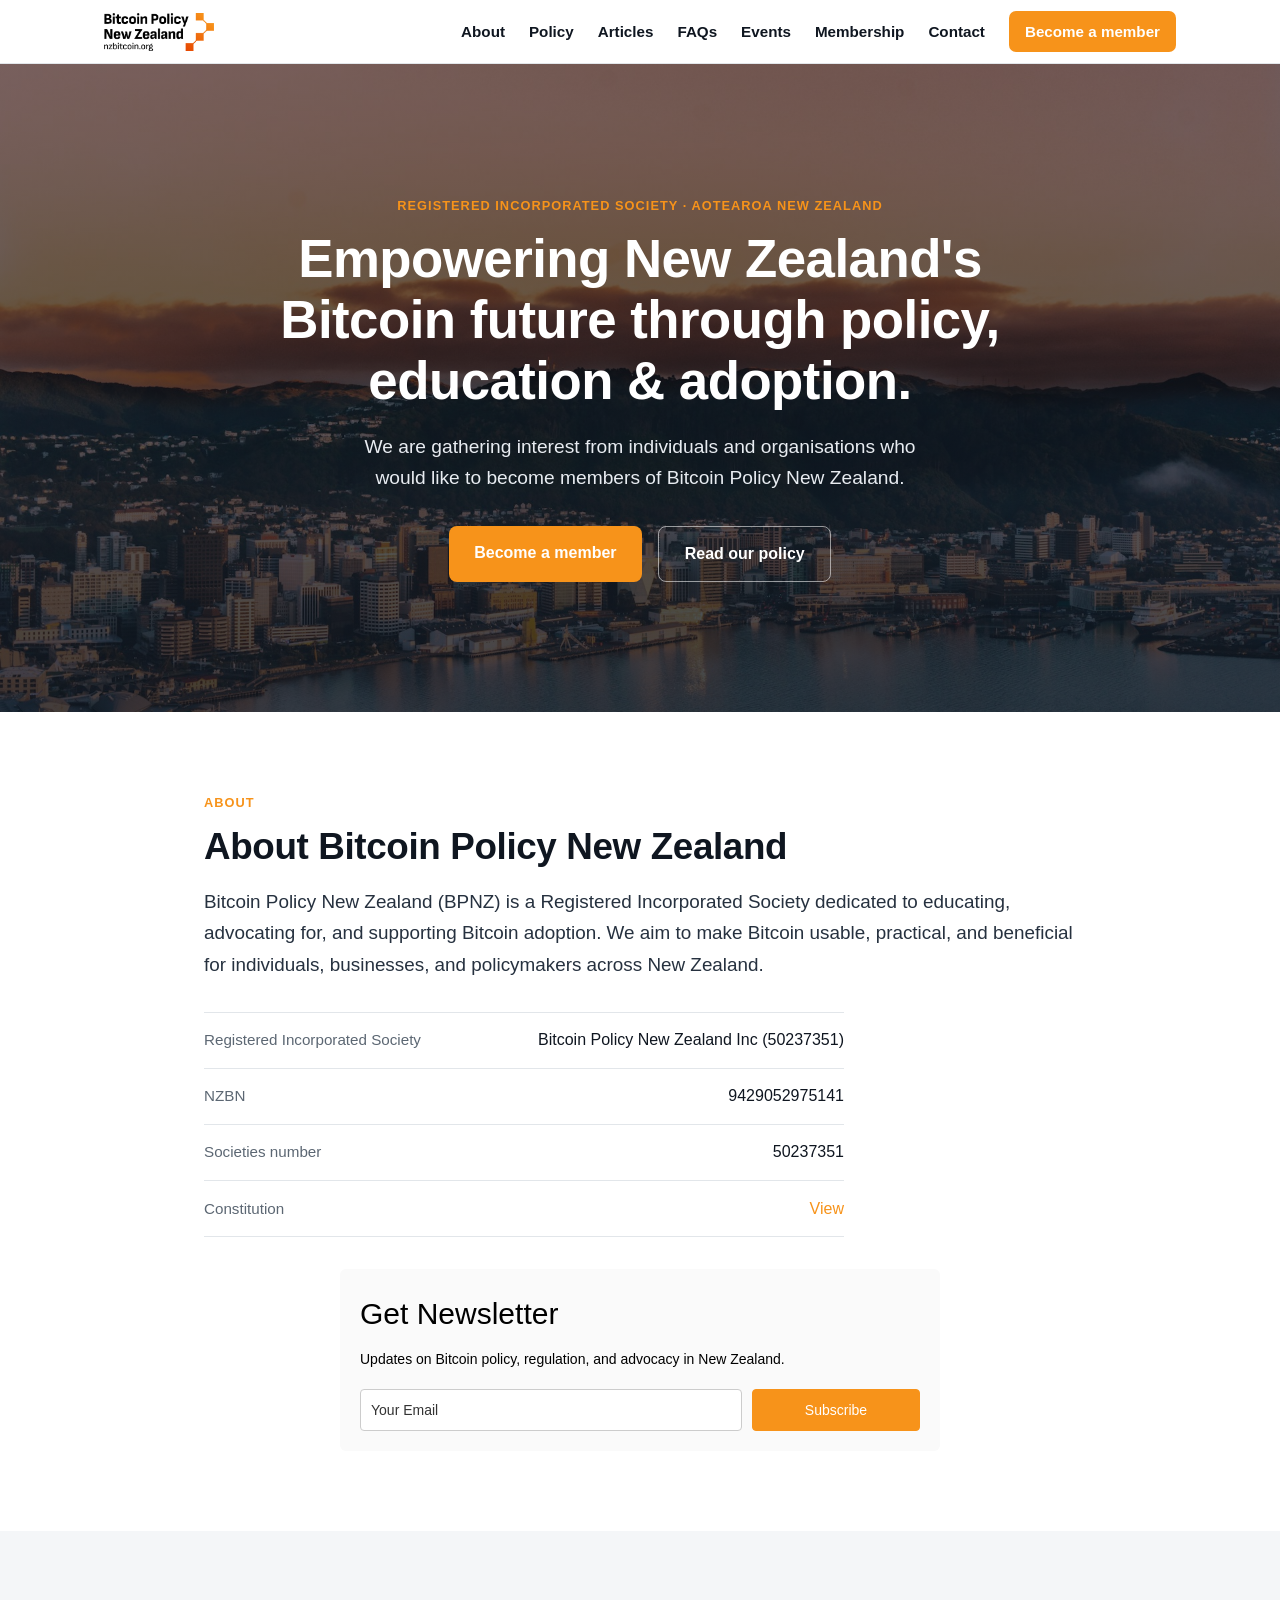
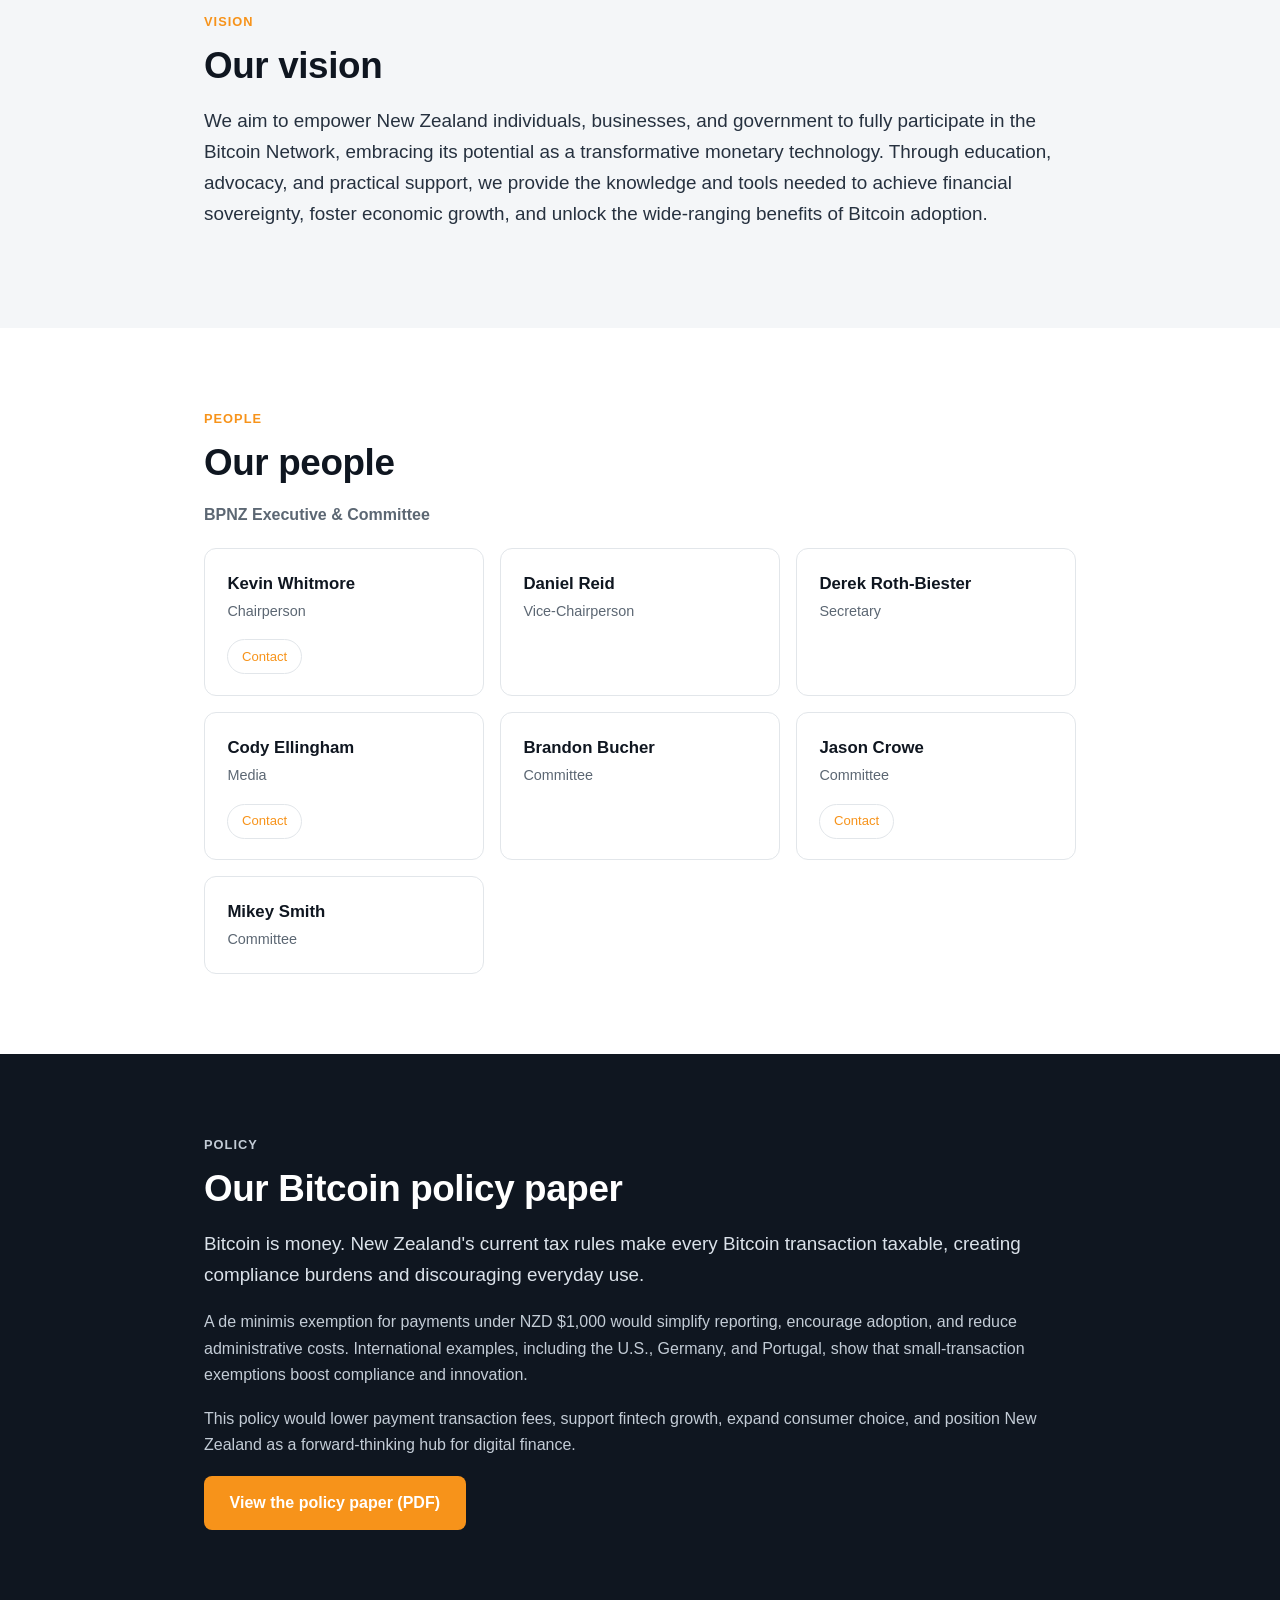
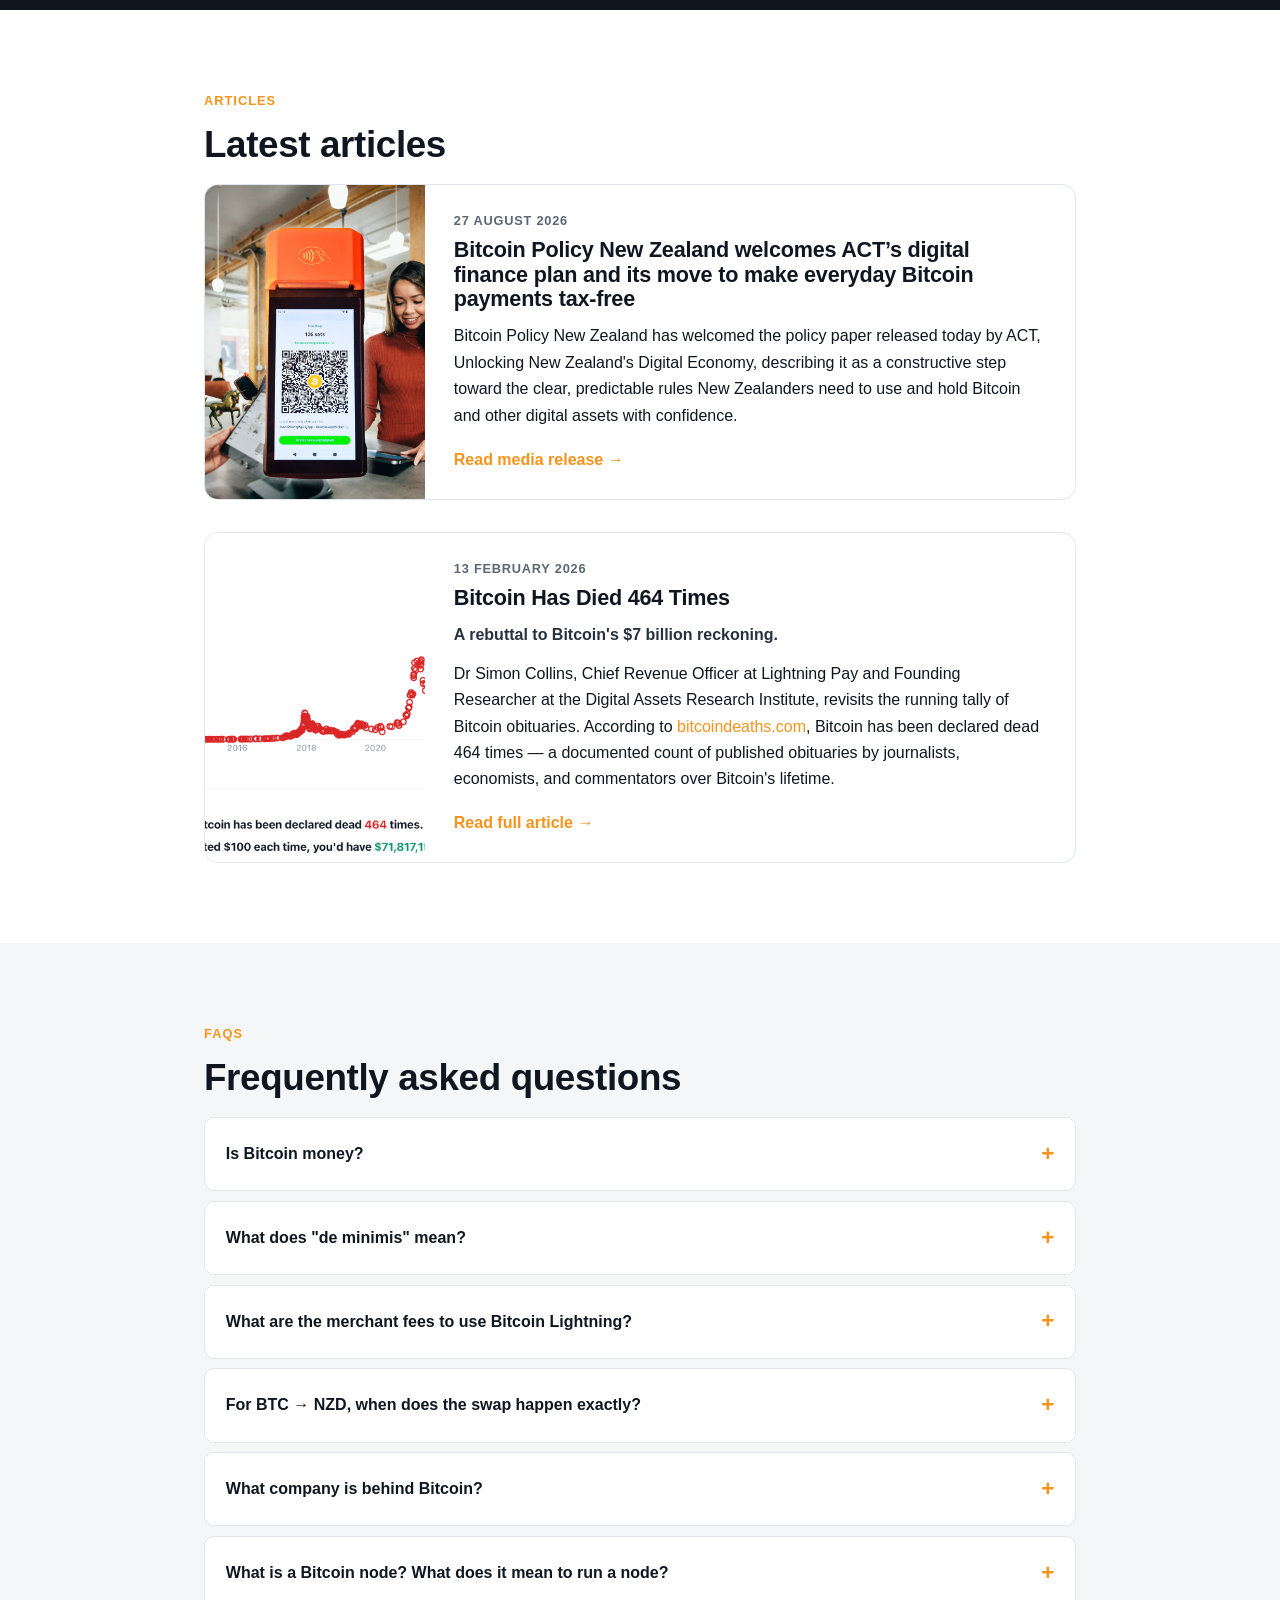
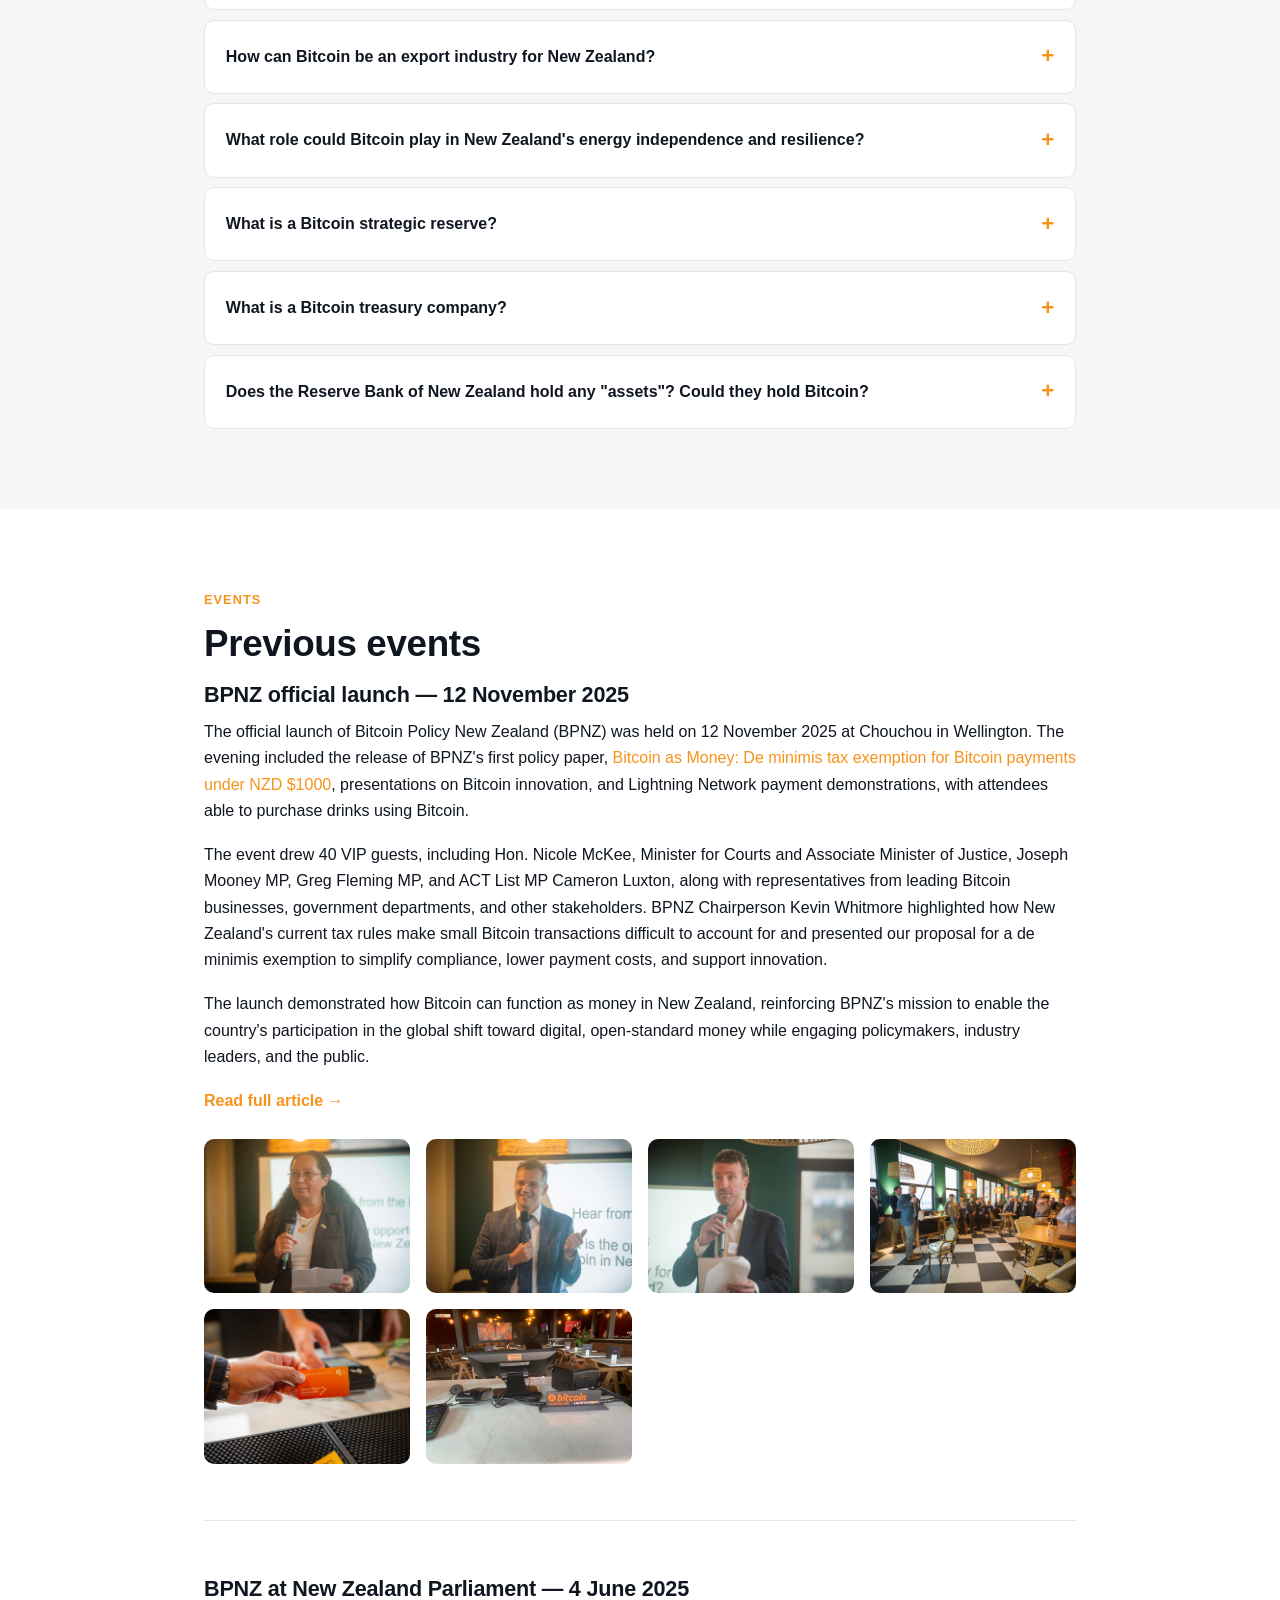
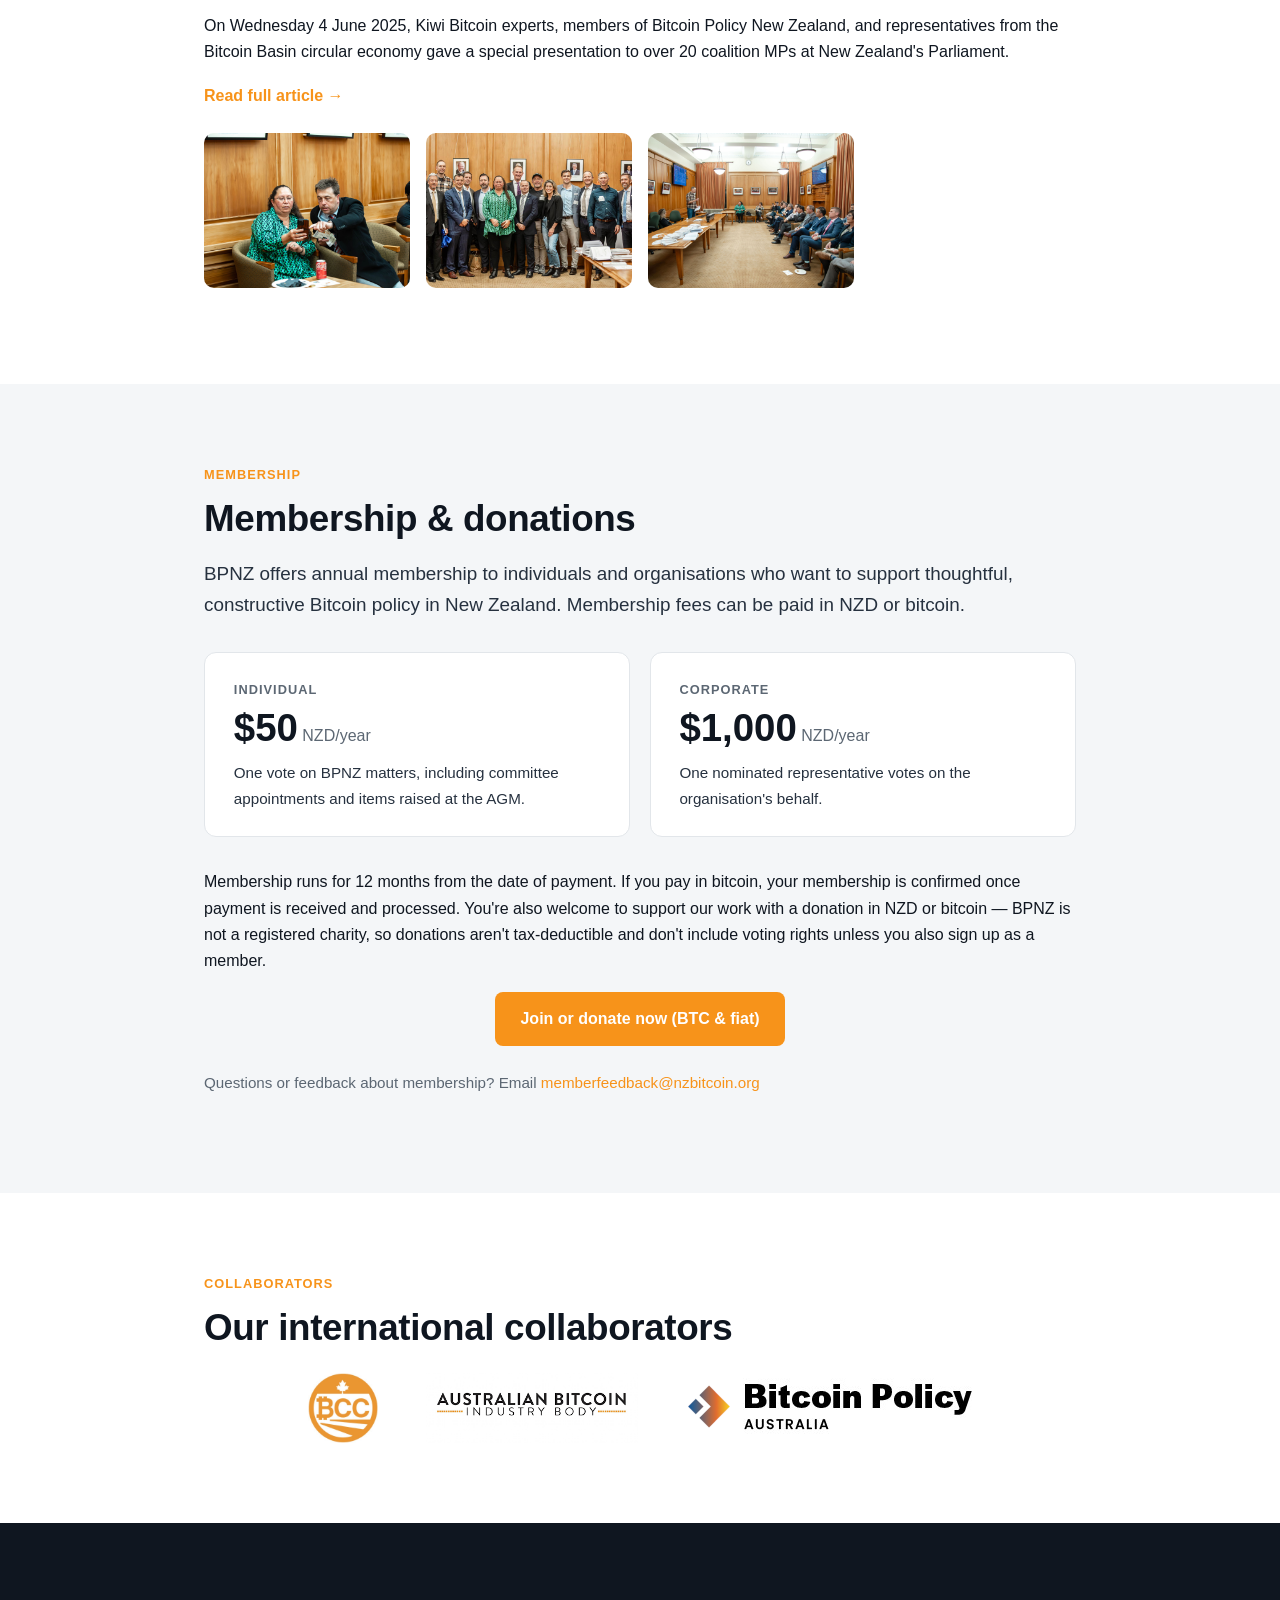
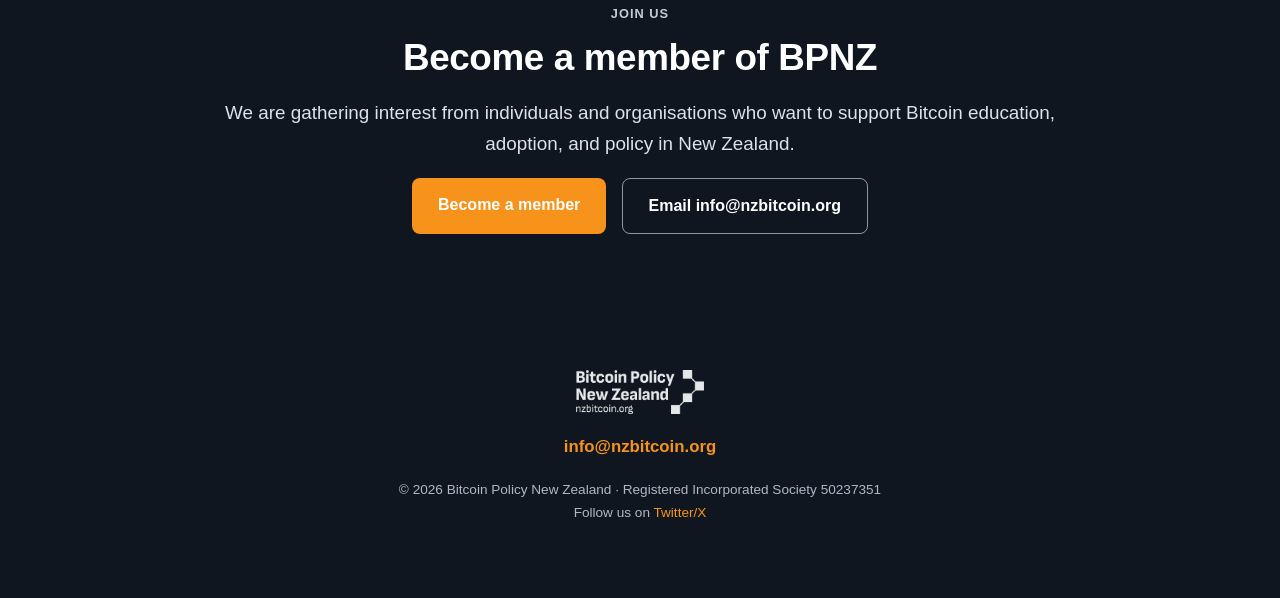
<file: index.html>
<!DOCTYPE html>
<html lang="en">
<head>
<meta charset="UTF-8">
<meta name="viewport" content="width=device-width, initial-scale=1.0">
<title>Bitcoin Policy New Zealand — Bitcoin for Kiwis</title>
<meta name="description" content="Bitcoin Policy New Zealand is a Registered Incorporated Society promoting Bitcoin education, adoption, and policy in New Zealand.">
<link rel="icon" href="favicon.png" type="image/png">

<!-- Open Graph / Facebook -->
<meta property="og:type" content="website">
<meta property="og:url" content="https://nzbitcoin.org/">
<meta property="og:title" content="Bitcoin Policy New Zealand">
<meta property="og:description" content="Promoting the adoption and use of Bitcoin in New Zealand.">
<meta property="og:image" content="https://nzbitcoin.org/ogp.jpg">

<!-- Twitter Card -->
<meta name="twitter:card" content="summary_large_image">
<meta name="twitter:title" content="Bitcoin Policy New Zealand">
<meta name="twitter:description" content="Promoting the adoption and use of Bitcoin in New Zealand.">
<meta name="twitter:image" content="https://nzbitcoin.org/ogp.jpg">

<style>
/* ============================================================
   Bitcoin Policy New Zealand — shared stylesheet
   Used by index.html and every article page.
   Colour + type tokens live in :root so they are easy to change.
   ============================================================ */

:root{
  --orange:      #f7931a;   /* Bitcoin brand orange */
  --orange-dark: #e07b00;
  --ink:         #0f1620;   /* deep navy-black, page text + dark bands */
  --ink-soft:    #26313f;
  --paper:       #ffffff;
  --tint:        #f4f6f8;   /* light grey band */
  --line:        #e2e6ea;   /* hairline dividers */
  --muted:       #5c6773;   /* secondary text */
  --wrap:        920px;

  --display: -apple-system, BlinkMacSystemFont, 'Segoe UI', Roboto, Helvetica, Arial, sans-serif;
  --body:    -apple-system, BlinkMacSystemFont, 'Segoe UI', Roboto, Helvetica, Arial, sans-serif;
}

*{ box-sizing:border-box; }

html{ scroll-behavior:smooth; }

body{
  margin:0;
  font-family:var(--body);
  color:var(--ink);
  background:var(--paper);
  line-height:1.65;
  -webkit-font-smoothing:antialiased;
}

img{ max-width:100%; display:block; }

a{ color:var(--orange); text-decoration:none; }
a:hover{ text-decoration:underline; }

h1,h2,h3{ font-family:var(--display); line-height:1.15; letter-spacing:-0.01em; }

/* ---------- Layout helpers ---------- */
.wrap{ max-width:var(--wrap); margin:0 auto; padding:0 1.5rem; }
.wrap-center{ text-align:center; }

.band{ padding:5rem 0; }
.band-tint{ background:var(--tint); }
.band-dark{ background:var(--ink); color:#e8ecf1; }
.band-dark p{ color:#c3ccd6; }
.band-dark h2{ color:#fff; }
.band-dark a{ color:var(--orange); }

/* ---------- Eyebrow (small section label) ---------- */
.eyebrow{
  font-family:var(--display);
  font-weight:600;
  font-size:.8rem;
  letter-spacing:.08em;
  text-transform:uppercase;
  color:var(--orange);
  margin:0 0 .8rem;
}
.eyebrow-light{ color:var(--orange); }

/* ---------- Headings + text ---------- */
h2{ font-size:clamp(1.7rem, 3vw, 2.3rem); font-weight:700; margin:0 0 1.1rem; }
h3{ font-size:1.35rem; font-weight:700; margin:0 0 .7rem; }
.lead{ font-size:1.18rem; color:var(--ink-soft); margin:0 0 1.2rem; }
.band-dark .lead{ color:#dbe2ea; }
p{ margin:0 0 1.1rem; }
.section-note{ font-family:var(--display); font-weight:600; color:var(--muted); margin:0 0 1.2rem; }

/* ---------- Buttons ---------- */
.btn{
  display:inline-block;
  font-family:var(--display);
  font-weight:700;
  font-size:1rem;
  padding:.85rem 1.6rem;
  border-radius:8px;
  cursor:pointer;
  transition:transform .15s ease, background .2s ease;
}
.btn:hover{ text-decoration:none; transform:translateY(-1px); }
.btn-primary,
.btn-primary:link,
.btn-primary:visited{ background:var(--orange); color:#fff; }
.btn-primary:hover{ background:var(--orange-dark); color:#fff; }
.btn-ghost,
.btn-ghost:link,
.btn-ghost:visited{ background:transparent; color:#fff; border:1.5px solid rgba(255,255,255,.55); }
.btn-ghost:hover{ border-color:#fff; }
.band:not(.band-dark) .btn-ghost{ color:var(--ink); border-color:var(--line); }

/* ---------- Site nav ---------- */
.site-nav{
  position:sticky; top:0; z-index:50;
  background:rgba(255,255,255,.92);
  backdrop-filter:saturate(180%) blur(10px);
  border-bottom:1px solid var(--line);
}
.nav-inner{
  max-width:1120px; margin:0 auto;
  display:flex; align-items:center; justify-content:space-between;
  padding:.7rem 1.5rem;
}
.nav-logo img{ height:38px; width:auto; }
.nav-links{ display:flex; align-items:center; gap:1.5rem; }
.nav-links a{
  font-family:var(--display); font-weight:600; font-size:.95rem;
  color:var(--ink);
}
.nav-links a:hover{ color:var(--orange); text-decoration:none; }
.nav-cta{
  background:var(--orange); color:#fff !important;
  padding:.5rem 1rem; border-radius:7px;
}
.nav-cta:hover{ background:var(--orange-dark); }

.nav-toggle{
  display:none; flex-direction:column; gap:5px;
  background:none; border:none; cursor:pointer; padding:.4rem;
}
.nav-toggle span{ width:24px; height:2px; background:var(--ink); display:block; }

/* ---------- Hero ---------- */
.hero{
  position:relative;
  background-size:cover; background-position:center;
  color:#fff;
  padding:7rem 1.5rem;
  min-height:72vh;
  display:flex; align-items:center;
}
.hero-overlay{
  position:absolute; inset:0;
  background:linear-gradient(180deg, rgba(15,22,32,.55), rgba(15,22,32,.78));
}
.hero-content{ position:relative; max-width:760px; margin:0 auto; text-align:center; }
.hero h1{
  font-size:clamp(2rem, 5vw, 3.3rem);
  font-weight:700;
  margin:0 0 1.2rem;
}
.hero-lede{ font-size:1.2rem; color:#e8ecf1; margin:0 auto 2rem; max-width:600px; }
.hero-actions{ display:flex; gap:1rem; justify-content:center; flex-wrap:wrap; }

/* ---------- Organisation details ---------- */
.org-details{
  margin:2rem 0;
  border-top:1px solid var(--line);
  max-width:640px;
}
.org-row{
  display:grid;
  grid-template-columns:1fr auto;
  gap:1.5rem;
  align-items:baseline;
  padding:.9rem 0;
  border-bottom:1px solid var(--line);
}
.org-row dt{ color:var(--muted); font-size:.95rem; }
.org-row dd{ margin:0; font-weight:500; text-align:right; }

/* ---------- People grid ---------- */
.people-grid{
  list-style:none; padding:0; margin:0;
  display:grid; grid-template-columns:repeat(auto-fill, minmax(240px,1fr)); gap:1rem;
}
.person{
  background:var(--paper);
  border:1px solid var(--line);
  border-radius:12px;
  padding:1.3rem 1.4rem;
  display:flex;
  flex-direction:column;
  justify-content:space-between;
  gap:1rem;
}
.person-info{ display:flex; flex-direction:column; gap:.15rem; }
.person-name{ font-family:var(--display); font-weight:600; font-size:1.05rem; }
.person-role{ color:var(--muted); font-size:.9rem; font-weight:500; }
.person-email{
  align-self:flex-start;
  font-family:var(--display); font-weight:500; font-size:.82rem;
  color:var(--orange);
  border:1px solid var(--line);
  border-radius:999px;
  padding:.35rem .85rem;
  white-space:nowrap;
  transition:background .15s ease, border-color .15s ease;
}
.person-email:hover{ text-decoration:none; background:var(--orange); color:#fff; border-color:var(--orange); }

/* ---------- Membership tiers ---------- */
.tiers{
  display:grid;
  grid-template-columns:repeat(auto-fit, minmax(240px,1fr));
  gap:1.2rem;
  margin:2rem 0;
}
.tier{
  background:var(--paper);
  border:1px solid var(--line);
  border-radius:12px;
  padding:1.6rem 1.8rem;
}
.tier-name{
  font-weight:600; font-size:.8rem; letter-spacing:.08em; text-transform:uppercase;
  color:var(--muted); margin:0 0 .6rem;
}
.tier-price{
  font-size:2.4rem; font-weight:700; color:var(--ink); margin:0 0 .8rem; line-height:1;
}
.tier-price span{ font-size:1rem; font-weight:400; color:var(--muted); }
.tier-note{ margin:0; color:var(--ink-soft); font-size:.95rem; }
.membership-feedback{ margin-top:1.5rem; color:var(--muted); font-size:.95rem; }

/* ---------- Articles ---------- */
.article-list{ display:grid; gap:2rem; }
.article-card{
  display:grid; grid-template-columns:220px 1fr; gap:1.8rem;
  background:var(--paper);
  border:1px solid var(--line);
  border-radius:14px;
  overflow:hidden;
  transition:box-shadow .2s ease, transform .2s ease;
}
.article-card:hover{ box-shadow:0 12px 30px rgba(15,22,32,.09); transform:translateY(-2px); }
.article-thumb{ display:block; }
.article-thumb img{ height:100%; width:100%; object-fit:cover; }
.article-body{ padding:1.6rem 1.8rem 1.6rem 0; }
.article-date{ font-family:var(--display); font-weight:600; font-size:.8rem; letter-spacing:.06em; text-transform:uppercase; color:var(--muted); margin:0 0 .4rem; }
.article-standfirst{ font-weight:600; color:var(--ink-soft); margin:0 0 .8rem; }
.read-more{ font-family:var(--display); font-weight:700; }

/* ---------- FAQ ---------- */
.faq{ display:grid; gap:.6rem; }
.faq details{
  background:var(--paper);
  border:1px solid var(--line);
  border-radius:10px;
  padding:0 1.3rem;
}
.faq summary{
  font-family:var(--display); font-weight:600;
  cursor:pointer; list-style:none;
  padding:1.1rem 0;
  display:flex; justify-content:space-between; align-items:center; gap:1rem;
}
.faq summary::-webkit-details-marker{ display:none; }
.faq summary::after{ content:"+"; color:var(--orange); font-size:1.4rem; font-weight:700; }
.faq details[open] summary::after{ content:"–"; }
.faq details > p, .faq details > ul{ margin:0 0 1.2rem; color:var(--ink-soft); }
.faq details > ul{ padding-left:1.2rem; }

/* ---------- Events + gallery ---------- */
.event{ margin-bottom:1rem; }
.gallery{
  display:grid; grid-template-columns:repeat(auto-fill, minmax(200px,1fr)); gap:1rem;
  margin-top:1.5rem;
}
.gallery img{ border-radius:10px; aspect-ratio:4/3; object-fit:cover; width:100%; }
.rule{ border:none; border-top:1px solid var(--line); margin:3.5rem 0; }

/* ---------- Sponsors ---------- */
.sponsors{
  display:flex; align-items:center; justify-content:center;
  gap:3rem; flex-wrap:wrap; margin-top:1.5rem;
}
.sponsors img{ max-height:70px; width:auto; filter:grayscale(.15); transition:filter .2s ease; }
.sponsors a:hover img{ filter:grayscale(0); }

/* ---------- Footer ---------- */
.site-footer{ background:var(--ink); color:#aeb8c4; padding:3.5rem 0; text-align:center; }
.footer-logo{ height:44px; width:auto; margin:0 auto 1.2rem; filter:brightness(0) invert(1); opacity:.9; }
.footer-contact a{ font-family:var(--display); font-weight:700; font-size:1.05rem; }
.footer-meta{ font-size:.85rem; margin-top:1rem; line-height:1.7; }

/* ============================================================
   Article page specific
   ============================================================ */
.article-page{ max-width:720px; margin:0 auto; padding:3.5rem 1.5rem 4rem; }
.article-page .back-link{ font-family:var(--display); font-weight:600; font-size:.9rem; display:inline-block; margin-bottom:2rem; }
.article-page h1{ font-size:clamp(1.9rem, 4vw, 2.7rem); font-weight:700; margin:0 0 .8rem; }
.article-page .article-meta{ font-family:var(--display); font-weight:600; color:var(--muted); text-transform:uppercase; letter-spacing:.06em; font-size:.8rem; margin:0 0 2rem; }
.article-page .article-hero{ border-radius:14px; margin:0 0 2rem; }
.article-page p{ font-size:1.12rem; color:var(--ink-soft); }
.article-page h2{ font-size:1.5rem; margin-top:2.5rem; }
.article-page blockquote{
  border-left:4px solid var(--orange);
  margin:2rem 0; padding:.4rem 0 .4rem 1.5rem;
  font-size:1.2rem; font-style:italic; color:var(--ink);
}

/* ============================================================
   Responsive
   ============================================================ */
/* Nav collapses to hamburger a bit earlier so the row never crowds */
@media (max-width:900px){
  .nav-links{
    position:fixed; inset:57px 0 auto 0;
    flex-direction:column; align-items:flex-start; gap:0;
    background:#fff; border-bottom:1px solid var(--line);
    padding:.5rem 1.5rem 1.2rem;
    display:none;
  }
  .nav-links.open{ display:flex; }
  .nav-links a{ padding:.8rem 0; width:100%; }
  .nav-cta{ margin-top:.8rem; padding:.7rem 1.1rem; width:auto; text-align:center; }
  .nav-toggle{ display:flex; }
}

@media (max-width:820px){
  .article-card{ grid-template-columns:1fr; }
  .article-thumb img{ height:200px; }
  .article-body{ padding:0 1.4rem 1.6rem; }
}

@media (prefers-reduced-motion:reduce){
  *{ scroll-behavior:auto !important; transition:none !important; }
}

</style>
</head>
<body>

<!-- ============================================================
     SITE NAVIGATION  (shared across all pages)
     ============================================================ -->
<header class="site-nav" id="top">
  <div class="nav-inner">
    <a class="nav-logo" href="index.html">
      <img src="logo.png" alt="Bitcoin Policy New Zealand">
    </a>
    <button class="nav-toggle" aria-label="Toggle menu" aria-expanded="false">
      <span></span><span></span><span></span>
    </button>
    <nav class="nav-links">
      <a href="#about">About</a>
      <a href="#policy">Policy</a>
      <a href="#articles">Articles</a>
      <a href="#faqs">FAQs</a>
      <a href="#events">Events</a>
      <a href="#membership">Membership</a>
      <a href="#contact">Contact</a>
      <a class="nav-cta" href="https://btcpay.nzbitcoin.org/" target="_blank" rel="noopener">Become a member</a>
    </nav>
  </div>
</header>

<!-- ============================================================
     HERO
     ============================================================ -->
<section class="hero" style="background-image:url('wellington.jpg');">
  <div class="hero-overlay"></div>
  <div class="hero-content">
    <p class="eyebrow eyebrow-light">Registered Incorporated Society · Aotearoa New Zealand</p>
    <h1>Empowering New Zealand's Bitcoin future through policy, education&nbsp;&amp; adoption.</h1>
    <p class="hero-lede">We are gathering interest from individuals and organisations who would like to become members of Bitcoin Policy New Zealand.</p>
    <div class="hero-actions">
      <a class="btn btn-primary" href="https://btcpay.nzbitcoin.org/" target="_blank" rel="noopener">Become a member</a>
      <a class="btn btn-ghost" href="#policy">Read our policy</a>
    </div>
  </div>
</section>

<main>

<!-- ============================================================
     ABOUT  ·  content zone
     ============================================================ -->
<section class="band" id="about">
  <div class="wrap">
    <p class="eyebrow">About</p>
    <h2>About Bitcoin Policy New Zealand</h2>
    <p class="lead">Bitcoin Policy New Zealand (BPNZ) is a Registered Incorporated Society dedicated to educating, advocating for, and supporting Bitcoin adoption. We aim to make Bitcoin usable, practical, and beneficial for individuals, businesses, and policymakers across New Zealand.</p>

    <dl class="org-details">
      <div class="org-row">
        <dt>Registered Incorporated Society</dt>
        <dd>Bitcoin Policy New Zealand Inc (50237351)</dd>
      </div>
      <div class="org-row">
        <dt>NZBN</dt>
        <dd>9429052975141</dd>
      </div>
      <div class="org-row">
        <dt>Societies number</dt>
        <dd>50237351</dd>
      </div>
      <div class="org-row">
        <dt>Constitution</dt>
        <dd><a target="_blank" href="/files/Bitcoin_Policy_Institute_NZ_Constitution.pdf">View</a></dd>
      </div>
    </dl>

<style type="text/css">@import url("https://assets.mlcdn.com/fonts.css?version=1783523");</style>
    <style type="text/css">
    /* LOADER */
    .ml-form-embedSubmitLoad {
      display: inline-block;
      width: 20px;
      height: 20px;
    }

    .g-recaptcha {
    transform: scale(1);
    -webkit-transform: scale(1);
    transform-origin: 0 0;
    -webkit-transform-origin: 0 0;
    height: ;
    }

    .sr-only {
      position: absolute;
      width: 1px;
      height: 1px;
      padding: 0;
      margin: -1px;
      overflow: hidden;
      clip: rect(0,0,0,0);
      border: 0;
    }

    .ml-form-embedSubmitLoad:after {
      content: " ";
      display: block;
      width: 11px;
      height: 11px;
      margin: 1px;
      border-radius: 50%;
      border: 4px solid #fff;
    border-color: #ffffff #ffffff #ffffff transparent;
    animation: ml-form-embedSubmitLoad 1.2s linear infinite;
    }
    @keyframes ml-form-embedSubmitLoad {
      0% {
      transform: rotate(0deg);
      }
      100% {
      transform: rotate(360deg);
      }
    }
      #mlb2-41429164.ml-form-embedContainer {
        box-sizing: border-box;
        display: table;
        margin: 0 auto;
        position: static;
        width: 100% !important;
      }
      #mlb2-41429164.ml-form-embedContainer h4,
      #mlb2-41429164.ml-form-embedContainer p,
      #mlb2-41429164.ml-form-embedContainer span,
      #mlb2-41429164.ml-form-embedContainer button {
        text-transform: none !important;
        letter-spacing: normal !important;
      }
      #mlb2-41429164.ml-form-embedContainer .ml-form-embedWrapper {
        background-color: #fafafa;
        
        border-width: 0px;
        border-color: transparent;
        border-radius: 6px;
        border-style: solid;
        box-sizing: border-box;
        display: inline-block !important;
        margin: 0;
        padding: 0;
        position: relative;
              }
      #mlb2-41429164.ml-form-embedContainer .ml-form-embedWrapper.embedPopup,
      #mlb2-41429164.ml-form-embedContainer .ml-form-embedWrapper.embedDefault { width: 600px; }
      #mlb2-41429164.ml-form-embedContainer .ml-form-embedWrapper.embedForm { max-width: 600px; width: 100%; }
      #mlb2-41429164.ml-form-embedContainer .ml-form-align-left { text-align: left; }
      #mlb2-41429164.ml-form-embedContainer .ml-form-align-center { text-align: center; }
      #mlb2-41429164.ml-form-embedContainer .ml-form-align-default { display: table-cell !important; vertical-align: middle !important; text-align: center !important; }
      #mlb2-41429164.ml-form-embedContainer .ml-form-align-right { text-align: right; }
      #mlb2-41429164.ml-form-embedContainer .ml-form-embedWrapper .ml-form-embedHeader img {
        border-top-left-radius: 6px;
        border-top-right-radius: 6px;
        height: auto;
        margin: 0 auto !important;
        max-width: 100%;
        width: undefinedpx;
      }
      #mlb2-41429164.ml-form-embedContainer .ml-form-embedWrapper .ml-form-embedBody,
      #mlb2-41429164.ml-form-embedContainer .ml-form-embedWrapper .ml-form-successBody {
        padding: 20px 20px 0 20px;
      }
      #mlb2-41429164.ml-form-embedContainer .ml-form-embedWrapper .ml-form-embedBody.ml-form-embedBodyHorizontal {
        padding-bottom: 0;
      }
      #mlb2-41429164.ml-form-embedContainer .ml-form-embedWrapper .ml-form-embedBody .ml-form-embedContent,
      #mlb2-41429164.ml-form-embedContainer .ml-form-embedWrapper .ml-form-successBody .ml-form-successContent {
        text-align: left;
        margin: 0 0 20px 0;
      }
      #mlb2-41429164.ml-form-embedContainer .ml-form-embedWrapper .ml-form-embedBody .ml-form-embedContent h4,
      #mlb2-41429164.ml-form-embedContainer .ml-form-embedWrapper .ml-form-successBody .ml-form-successContent h4 {
        color: #000000;
        font-family: 'Inter', sans-serif;
        font-size: 30px;
        font-weight: 400;
        margin: 0 0 10px 0;
        text-align: left;
        word-break: break-word;
      }
      #mlb2-41429164.ml-form-embedContainer .ml-form-embedWrapper .ml-form-embedBody .ml-form-embedContent p,
      #mlb2-41429164.ml-form-embedContainer .ml-form-embedWrapper .ml-form-successBody .ml-form-successContent p {
        color: #000000;
        font-family: 'Inter', sans-serif;
        font-size: 14px;
        font-weight: 400;
        line-height: 20px;
        margin: 0 0 10px 0;
        text-align: left;
      }
      #mlb2-41429164.ml-form-embedContainer .ml-form-embedWrapper .ml-form-embedBody .ml-form-embedContent ul,
      #mlb2-41429164.ml-form-embedContainer .ml-form-embedWrapper .ml-form-embedBody .ml-form-embedContent ol,
      #mlb2-41429164.ml-form-embedContainer .ml-form-embedWrapper .ml-form-successBody .ml-form-successContent ul,
      #mlb2-41429164.ml-form-embedContainer .ml-form-embedWrapper .ml-form-successBody .ml-form-successContent ol {
        color: #000000;
        font-family: 'Inter', sans-serif;
        font-size: 14px;
      }
      #mlb2-41429164.ml-form-embedContainer .ml-form-embedWrapper .ml-form-embedBody .ml-form-embedContent ol ol,
      #mlb2-41429164.ml-form-embedContainer .ml-form-embedWrapper .ml-form-successBody .ml-form-successContent ol ol {
        list-style-type: lower-alpha;
      }
      #mlb2-41429164.ml-form-embedContainer .ml-form-embedWrapper .ml-form-embedBody .ml-form-embedContent ol ol ol,
      #mlb2-41429164.ml-form-embedContainer .ml-form-embedWrapper .ml-form-successBody .ml-form-successContent ol ol ol {
        list-style-type: lower-roman;
      }
      #mlb2-41429164.ml-form-embedContainer .ml-form-embedWrapper .ml-form-embedBody .ml-form-embedContent p a,
      #mlb2-41429164.ml-form-embedContainer .ml-form-embedWrapper .ml-form-successBody .ml-form-successContent p a {
        color: #000000;
        text-decoration: underline;
      }

      #mlb2-41429164.ml-form-embedContainer .ml-form-embedWrapper .ml-block-form .ml-field-group {
        text-align: left!important;
      }

      #mlb2-41429164.ml-form-embedContainer .ml-form-embedWrapper .ml-block-form .ml-field-group label {
        margin-bottom: 5px;
        color: #333333;
        font-size: 14px;
        font-family: 'Inter', sans-serif;
        font-weight: bold; font-style: normal; text-decoration: none;;
        display: inline-block;
        line-height: 20px;
      }
      #mlb2-41429164.ml-form-embedContainer .ml-form-embedWrapper .ml-form-embedBody .ml-form-embedContent p:last-child,
      #mlb2-41429164.ml-form-embedContainer .ml-form-embedWrapper .ml-form-successBody .ml-form-successContent p:last-child {
        margin: 0;
      }
      #mlb2-41429164.ml-form-embedContainer .ml-form-embedWrapper .ml-form-embedBody form {
        margin: 0;
        width: 100%;
      }
      #mlb2-41429164.ml-form-embedContainer .ml-form-embedWrapper .ml-form-embedBody .ml-form-formContent,
      #mlb2-41429164.ml-form-embedContainer .ml-form-embedWrapper .ml-form-embedBody .ml-form-checkboxRow {
        margin: 0 0 20px 0;
        width: 100%;
      }
      #mlb2-41429164.ml-form-embedContainer .ml-form-embedWrapper .ml-form-embedBody .ml-form-checkboxRow {
        float: left;
      }
      #mlb2-41429164.ml-form-embedContainer .ml-form-embedWrapper .ml-form-embedBody .ml-form-formContent.horozintalForm {
        margin: 0;
        padding: 0 0 20px 0;
        width: 100%;
        height: auto;
        float: left;
      }
      #mlb2-41429164.ml-form-embedContainer .ml-form-embedWrapper .ml-form-embedBody .ml-form-fieldRow {
        margin: 0 0 10px 0;
        width: 100%;
      }
      #mlb2-41429164.ml-form-embedContainer .ml-form-embedWrapper .ml-form-embedBody .ml-form-fieldRow.ml-last-item {
        margin: 0;
      }
      #mlb2-41429164.ml-form-embedContainer .ml-form-embedWrapper .ml-form-embedBody .ml-form-fieldRow.ml-formfieldHorizintal {
        margin: 0;
      }
      #mlb2-41429164.ml-form-embedContainer .ml-form-embedWrapper .ml-form-embedBody .ml-form-fieldRow input {
        background-color: #ffffff !important;
        color: #333333 !important;
        border-color: #cccccc;
        border-radius: 4px !important;
        border-style: solid !important;
        border-width: 1px !important;
        font-family: 'Inter', sans-serif;
        font-size: 14px !important;
        height: auto;
        line-height: 21px !important;
        margin-bottom: 0;
        margin-top: 0;
        margin-left: 0;
        margin-right: 0;
        padding: 10px 10px !important;
        width: 100% !important;
        box-sizing: border-box !important;
        max-width: 100% !important;
      }
      #mlb2-41429164.ml-form-embedContainer .ml-form-embedWrapper .ml-form-embedBody .ml-form-fieldRow input::-webkit-input-placeholder,
      #mlb2-41429164.ml-form-embedContainer .ml-form-embedWrapper .ml-form-embedBody .ml-form-horizontalRow input::-webkit-input-placeholder { color: #333333; }

      #mlb2-41429164.ml-form-embedContainer .ml-form-embedWrapper .ml-form-embedBody .ml-form-fieldRow input::-moz-placeholder,
      #mlb2-41429164.ml-form-embedContainer .ml-form-embedWrapper .ml-form-embedBody .ml-form-horizontalRow input::-moz-placeholder { color: #333333; }

      #mlb2-41429164.ml-form-embedContainer .ml-form-embedWrapper .ml-form-embedBody .ml-form-fieldRow input:-ms-input-placeholder,
      #mlb2-41429164.ml-form-embedContainer .ml-form-embedWrapper .ml-form-embedBody .ml-form-horizontalRow input:-ms-input-placeholder { color: #333333; }

      #mlb2-41429164.ml-form-embedContainer .ml-form-embedWrapper .ml-form-embedBody .ml-form-fieldRow input:-moz-placeholder,
      #mlb2-41429164.ml-form-embedContainer .ml-form-embedWrapper .ml-form-embedBody .ml-form-horizontalRow input:-moz-placeholder { color: #333333; }

      #mlb2-41429164.ml-form-embedContainer .ml-form-embedWrapper .ml-form-embedBody .ml-form-fieldRow textarea, #mlb2-41429164.ml-form-embedContainer .ml-form-embedWrapper .ml-form-embedBody .ml-form-horizontalRow textarea {
        background-color: #ffffff !important;
        color: #333333 !important;
        border-color: #cccccc;
        border-radius: 4px !important;
        border-style: solid !important;
        border-width: 1px !important;
        font-family: 'Inter', sans-serif;
        font-size: 14px !important;
        height: auto;
        line-height: 21px !important;
        margin-bottom: 0;
        margin-top: 0;
        padding: 10px 10px !important;
        width: 100% !important;
        box-sizing: border-box !important;
        max-width: 100% !important;
      }

      #mlb2-41429164.ml-form-embedContainer .ml-form-embedWrapper .ml-form-embedBody .ml-form-fieldRow .custom-radio .custom-control-label::before, #mlb2-41429164.ml-form-embedContainer .ml-form-embedWrapper .ml-form-embedBody .ml-form-horizontalRow .custom-radio .custom-control-label::before, #mlb2-41429164.ml-form-embedContainer .ml-form-embedWrapper .ml-form-embedBody .ml-form-fieldRow .custom-checkbox .custom-control-label::before, #mlb2-41429164.ml-form-embedContainer .ml-form-embedWrapper .ml-form-embedBody .ml-form-horizontalRow .custom-checkbox .custom-control-label::before, #mlb2-41429164.ml-form-embedContainer .ml-form-embedWrapper .ml-form-embedBody .ml-form-embedPermissions .ml-form-embedPermissionsOptionsCheckbox .label-description::before, #mlb2-41429164.ml-form-embedContainer .ml-form-embedWrapper .ml-form-embedBody .ml-form-interestGroupsRow .ml-form-interestGroupsRowCheckbox .label-description::before, #mlb2-41429164.ml-form-embedContainer .ml-form-embedWrapper .ml-form-embedBody .ml-form-checkboxRow .label-description::before {
          border-color: #cccccc!important;
          background-color: #ffffff!important;
      }

      #mlb2-41429164.ml-form-embedContainer .ml-form-embedWrapper .ml-form-embedBody .ml-form-fieldRow input.custom-control-input[type="checkbox"]{
        box-sizing: border-box;
        padding: 0;
        position: absolute;
        z-index: -1;
        opacity: 0;
        margin-top: 5px;
        margin-left: -1.5rem;
        overflow: visible;
      }

      #mlb2-41429164.ml-form-embedContainer .ml-form-embedWrapper .ml-form-embedBody .ml-form-fieldRow .custom-checkbox .custom-control-label::before, #mlb2-41429164.ml-form-embedContainer .ml-form-embedWrapper .ml-form-embedBody .ml-form-horizontalRow .custom-checkbox .custom-control-label::before, #mlb2-41429164.ml-form-embedContainer .ml-form-embedWrapper .ml-form-embedBody .ml-form-embedPermissions .ml-form-embedPermissionsOptionsCheckbox .label-description::before, #mlb2-41429164.ml-form-embedContainer .ml-form-embedWrapper .ml-form-embedBody .ml-form-interestGroupsRow .ml-form-interestGroupsRowCheckbox .label-description::before, #mlb2-41429164.ml-form-embedContainer .ml-form-embedWrapper .ml-form-embedBody .ml-form-checkboxRow .label-description::before {
        border-radius: 4px!important;
      }


      #mlb2-41429164.ml-form-embedContainer .ml-form-embedWrapper .ml-form-embedBody .ml-form-checkboxRow input[type=checkbox]:checked~.label-description::after, #mlb2-41429164.ml-form-embedContainer .ml-form-embedWrapper .ml-form-embedBody .ml-form-embedPermissions .ml-form-embedPermissionsOptionsCheckbox input[type=checkbox]:checked~.label-description::after, #mlb2-41429164.ml-form-embedContainer .ml-form-embedWrapper .ml-form-embedBody .ml-form-fieldRow .custom-checkbox .custom-control-input:checked~.custom-control-label::after, #mlb2-41429164.ml-form-embedContainer .ml-form-embedWrapper .ml-form-embedBody .ml-form-horizontalRow .custom-checkbox .custom-control-input:checked~.custom-control-label::after, #mlb2-41429164.ml-form-embedContainer .ml-form-embedWrapper .ml-form-embedBody .ml-form-interestGroupsRow .ml-form-interestGroupsRowCheckbox input[type=checkbox]:checked~.label-description::after {
        background-image: url("data:image/svg+xml,%3csvg xmlns='http://www.w3.org/2000/svg' viewBox='0 0 8 8'%3e%3cpath fill='%23fff' d='M6.564.75l-3.59 3.612-1.538-1.55L0 4.26 2.974 7.25 8 2.193z'/%3e%3c/svg%3e");
      }

      #mlb2-41429164.ml-form-embedContainer .ml-form-embedWrapper .ml-form-embedBody .ml-form-fieldRow .custom-radio .custom-control-input:checked~.custom-control-label::after, #mlb2-41429164.ml-form-embedContainer .ml-form-embedWrapper .ml-form-embedBody .ml-form-fieldRow .custom-radio .custom-control-input:checked~.custom-control-label::after {
        background-image: url("data:image/svg+xml,%3csvg xmlns='http://www.w3.org/2000/svg' viewBox='-4 -4 8 8'%3e%3ccircle r='3' fill='%23fff'/%3e%3c/svg%3e");
      }

      #mlb2-41429164.ml-form-embedContainer .ml-form-embedWrapper .ml-form-embedBody .ml-form-fieldRow .custom-radio .custom-control-input:checked~.custom-control-label::before, #mlb2-41429164.ml-form-embedContainer .ml-form-embedWrapper .ml-form-embedBody .ml-form-horizontalRow .custom-radio .custom-control-input:checked~.custom-control-label::before, #mlb2-41429164.ml-form-embedContainer .ml-form-embedWrapper .ml-form-embedBody .ml-form-fieldRow .custom-checkbox .custom-control-input:checked~.custom-control-label::before, #mlb2-41429164.ml-form-embedContainer .ml-form-embedWrapper .ml-form-embedBody .ml-form-horizontalRow .custom-checkbox .custom-control-input:checked~.custom-control-label::before, #mlb2-41429164.ml-form-embedContainer .ml-form-embedWrapper .ml-form-embedBody .ml-form-embedPermissions .ml-form-embedPermissionsOptionsCheckbox input[type=checkbox]:checked~.label-description::before, #mlb2-41429164.ml-form-embedContainer .ml-form-embedWrapper .ml-form-embedBody .ml-form-interestGroupsRow .ml-form-interestGroupsRowCheckbox input[type=checkbox]:checked~.label-description::before, #mlb2-41429164.ml-form-embedContainer .ml-form-embedWrapper .ml-form-embedBody .ml-form-checkboxRow input[type=checkbox]:checked~.label-description::before  {
          border-color: #000000!important;
          background-color: #000000!important;
      }

      #mlb2-41429164.ml-form-embedContainer .ml-form-embedWrapper .ml-form-embedBody .ml-form-fieldRow .custom-radio .custom-control-label::before, #mlb2-41429164.ml-form-embedContainer .ml-form-embedWrapper .ml-form-embedBody .ml-form-horizontalRow .custom-radio .custom-control-label::before, #mlb2-41429164.ml-form-embedContainer .ml-form-embedWrapper .ml-form-embedBody .ml-form-fieldRow .custom-radio .custom-control-label::after, #mlb2-41429164.ml-form-embedContainer .ml-form-embedWrapper .ml-form-embedBody .ml-form-horizontalRow .custom-radio .custom-control-label::after, #mlb2-41429164.ml-form-embedContainer .ml-form-embedWrapper .ml-form-embedBody .ml-form-fieldRow .custom-checkbox .custom-control-label::before, #mlb2-41429164.ml-form-embedContainer .ml-form-embedWrapper .ml-form-embedBody .ml-form-fieldRow .custom-checkbox .custom-control-label::after, #mlb2-41429164.ml-form-embedContainer .ml-form-embedWrapper .ml-form-embedBody .ml-form-horizontalRow .custom-checkbox .custom-control-label::before, #mlb2-41429164.ml-form-embedContainer .ml-form-embedWrapper .ml-form-embedBody .ml-form-horizontalRow .custom-checkbox .custom-control-label::after {
           top: 2px;
           box-sizing: border-box;
      }

      #mlb2-41429164.ml-form-embedContainer .ml-form-embedWrapper .ml-form-embedBody .ml-form-embedPermissions .ml-form-embedPermissionsOptionsCheckbox .label-description::before, #mlb2-41429164.ml-form-embedContainer .ml-form-embedWrapper .ml-form-embedBody .ml-form-embedPermissions .ml-form-embedPermissionsOptionsCheckbox .label-description::after, #mlb2-41429164.ml-form-embedContainer .ml-form-embedWrapper .ml-form-embedBody .ml-form-checkboxRow .label-description::before, #mlb2-41429164.ml-form-embedContainer .ml-form-embedWrapper .ml-form-embedBody .ml-form-checkboxRow .label-description::after {
           top: 0px!important;
           box-sizing: border-box!important;
      }

      #mlb2-41429164.ml-form-embedContainer .ml-form-embedWrapper .ml-form-embedBody .ml-form-checkboxRow .label-description::before, #mlb2-41429164.ml-form-embedContainer .ml-form-embedWrapper .ml-form-embedBody .ml-form-checkboxRow .label-description::after {
        top: 0px!important;
           box-sizing: border-box!important;
      }

       #mlb2-41429164.ml-form-embedContainer .ml-form-embedWrapper .ml-form-embedBody .ml-form-interestGroupsRow .ml-form-interestGroupsRowCheckbox .label-description::after {
            top: 0px!important;
            box-sizing: border-box!important;
            position: absolute;
            left: -1.5rem;
            display: block;
            width: 1rem;
            height: 1rem;
            content: "";
       }

      #mlb2-41429164.ml-form-embedContainer .ml-form-embedWrapper .ml-form-embedBody .ml-form-interestGroupsRow .ml-form-interestGroupsRowCheckbox .label-description::before {
        top: 0px!important;
        box-sizing: border-box!important;
      }

      #mlb2-41429164.ml-form-embedContainer .ml-form-embedWrapper .ml-form-embedBody .custom-control-label::before {
          position: absolute;
          top: 4px;
          left: -1.5rem;
          display: block;
          width: 16px;
          height: 16px;
          pointer-events: none;
          content: "";
          background-color: #ffffff;
          border: #adb5bd solid 1px;
          border-radius: 50%;
      }

      #mlb2-41429164.ml-form-embedContainer .ml-form-embedWrapper .ml-form-embedBody .custom-control-label::after {
          position: absolute;
          top: 2px!important;
          left: -1.5rem;
          display: block;
          width: 1rem;
          height: 1rem;
          content: "";
      }

      #mlb2-41429164.ml-form-embedContainer .ml-form-embedWrapper .ml-form-embedBody .ml-form-embedPermissions .ml-form-embedPermissionsOptionsCheckbox .label-description::before, #mlb2-41429164.ml-form-embedContainer .ml-form-embedWrapper .ml-form-embedBody .ml-form-interestGroupsRow .ml-form-interestGroupsRowCheckbox .label-description::before, #mlb2-41429164.ml-form-embedContainer .ml-form-embedWrapper .ml-form-embedBody .ml-form-checkboxRow .label-description::before {
          position: absolute;
          top: 4px;
          left: -1.5rem;
          display: block;
          width: 16px;
          height: 16px;
          pointer-events: none;
          content: "";
          background-color: #ffffff;
          border: #adb5bd solid 1px;
          border-radius: 50%;
      }

      #mlb2-41429164.ml-form-embedContainer .ml-form-embedWrapper .ml-form-embedBody .ml-form-embedPermissions .ml-form-embedPermissionsOptionsCheckbox .label-description::after {
          position: absolute;
          top: 0px!important;
          left: -1.5rem;
          display: block;
          width: 1rem;
          height: 1rem;
          content: "";
      }

      #mlb2-41429164.ml-form-embedContainer .ml-form-embedWrapper .ml-form-embedBody .ml-form-checkboxRow .label-description::after {
          position: absolute;
          top: 0px!important;
          left: -1.5rem;
          display: block;
          width: 1rem;
          height: 1rem;
          content: "";
      }

      #mlb2-41429164.ml-form-embedContainer .ml-form-embedWrapper .ml-form-embedBody .custom-radio .custom-control-label::after {
          background: no-repeat 50%/50% 50%;
      }
      #mlb2-41429164.ml-form-embedContainer .ml-form-embedWrapper .ml-form-embedBody .custom-checkbox .custom-control-label::after, #mlb2-41429164.ml-form-embedContainer .ml-form-embedWrapper .ml-form-embedBody .ml-form-embedPermissions .ml-form-embedPermissionsOptionsCheckbox .label-description::after, #mlb2-41429164.ml-form-embedContainer .ml-form-embedWrapper .ml-form-embedBody .ml-form-interestGroupsRow .ml-form-interestGroupsRowCheckbox .label-description::after, #mlb2-41429164.ml-form-embedContainer .ml-form-embedWrapper .ml-form-embedBody .ml-form-checkboxRow .label-description::after {
          background: no-repeat 50%/50% 50%;
      }

      #mlb2-41429164.ml-form-embedContainer .ml-form-embedWrapper .ml-form-embedBody .ml-form-fieldRow .custom-control, #mlb2-41429164.ml-form-embedContainer .ml-form-embedWrapper .ml-form-embedBody .ml-form-horizontalRow .custom-control {
        position: relative;
        display: block;
        min-height: 1.5rem;
        padding-left: 1.5rem;
      }

      #mlb2-41429164.ml-form-embedContainer .ml-form-embedWrapper .ml-form-embedBody .ml-form-fieldRow .custom-radio .custom-control-input, #mlb2-41429164.ml-form-embedContainer .ml-form-embedWrapper .ml-form-embedBody .ml-form-horizontalRow .custom-radio .custom-control-input, #mlb2-41429164.ml-form-embedContainer .ml-form-embedWrapper .ml-form-embedBody .ml-form-fieldRow .custom-checkbox .custom-control-input, #mlb2-41429164.ml-form-embedContainer .ml-form-embedWrapper .ml-form-embedBody .ml-form-horizontalRow .custom-checkbox .custom-control-input {
          position: absolute;
          z-index: -1;
          opacity: 0;
          box-sizing: border-box;
          padding: 0;
      }

      #mlb2-41429164.ml-form-embedContainer .ml-form-embedWrapper .ml-form-embedBody .ml-form-fieldRow .custom-radio .custom-control-label, #mlb2-41429164.ml-form-embedContainer .ml-form-embedWrapper .ml-form-embedBody .ml-form-horizontalRow .custom-radio .custom-control-label, #mlb2-41429164.ml-form-embedContainer .ml-form-embedWrapper .ml-form-embedBody .ml-form-fieldRow .custom-checkbox .custom-control-label, #mlb2-41429164.ml-form-embedContainer .ml-form-embedWrapper .ml-form-embedBody .ml-form-horizontalRow .custom-checkbox .custom-control-label {
          color: #000000;
          font-size: 12px!important;
          font-family: 'Open Sans', Arial, Helvetica, sans-serif;
          line-height: 22px;
          margin-bottom: 0;
          position: relative;
          vertical-align: top;
          font-style: normal;
          font-weight: 700;
      }

      #mlb2-41429164.ml-form-embedContainer .ml-form-embedWrapper .ml-form-embedBody .ml-form-fieldRow .custom-select, #mlb2-41429164.ml-form-embedContainer .ml-form-embedWrapper .ml-form-embedBody .ml-form-horizontalRow .custom-select {
        background-color: #ffffff !important;
        color: #333333 !important;
        border-color: #cccccc;
        border-radius: 4px !important;
        border-style: solid !important;
        border-width: 1px !important;
        font-family: 'Inter', sans-serif;
        font-size: 14px !important;
        line-height: 20px !important;
        margin-bottom: 0;
        margin-top: 0;
        padding: 10px 28px 10px 12px !important;
        width: 100% !important;
        box-sizing: border-box !important;
        max-width: 100% !important;
        height: auto;
        display: inline-block;
        vertical-align: middle;
        background: url('https://assets.mlcdn.com/ml/images/default/dropdown.svg') no-repeat right .75rem center/8px 10px;
        -webkit-appearance: none;
        -moz-appearance: none;
        appearance: none;
      }


      #mlb2-41429164.ml-form-embedContainer .ml-form-embedWrapper .ml-form-embedBody .ml-form-horizontalRow {
        height: auto;
        width: 100%;
        float: left;
      }
      .ml-form-formContent.horozintalForm .ml-form-horizontalRow .ml-input-horizontal { width: 70%; float: left; }
      .ml-form-formContent.horozintalForm .ml-form-horizontalRow .ml-button-horizontal { width: 30%; float: left; }
      .ml-form-formContent.horozintalForm .ml-form-horizontalRow .ml-button-horizontal.labelsOn { padding-top: 25px;  }
      .ml-form-formContent.horozintalForm .ml-form-horizontalRow .horizontal-fields { box-sizing: border-box; float: left; padding-right: 10px;  }
      #mlb2-41429164.ml-form-embedContainer .ml-form-embedWrapper .ml-form-embedBody .ml-form-horizontalRow input {
        background-color: #ffffff;
        color: #333333;
        border-color: #cccccc;
        border-radius: 4px;
        border-style: solid;
        border-width: 1px;
        font-family: 'Inter', sans-serif;
        font-size: 14px;
        line-height: 20px;
        margin-bottom: 0;
        margin-top: 0;
        padding: 10px 10px;
        width: 100%;
        box-sizing: border-box;
        overflow-y: initial;
      }
      #mlb2-41429164.ml-form-embedContainer .ml-form-embedWrapper .ml-form-embedBody .ml-form-horizontalRow button {
        background-color: #f7931a !important;
        border-color: #f7931a;
        border-style: solid;
        border-width: 1px;
        border-radius: 4px;
        box-shadow: none;
        color: #ffffff !important;
        cursor: pointer;
        font-family: 'Inter', sans-serif;
        font-size: 14px !important;
        font-weight: 400;
        line-height: 20px;
        margin: 0 !important;
        padding: 10px !important;
        width: 100%;
        height: auto;
      }
      #mlb2-41429164.ml-form-embedContainer .ml-form-embedWrapper .ml-form-embedBody .ml-form-horizontalRow button:hover {
        background-color: #e68512 !important;
        border-color: #e68512 !important;
      }
      #mlb2-41429164.ml-form-embedContainer .ml-form-embedWrapper .ml-form-embedBody .ml-form-checkboxRow input[type="checkbox"] {
        box-sizing: border-box;
        padding: 0;
        position: absolute;
        z-index: -1;
        opacity: 0;
        margin-top: 5px;
        margin-left: -1.5rem;
        overflow: visible;
      }
      #mlb2-41429164.ml-form-embedContainer .ml-form-embedWrapper .ml-form-embedBody .ml-form-checkboxRow .label-description {
        color: #000000;
        display: block;
        font-family: 'Open Sans', Arial, Helvetica, sans-serif;
        font-size: 12px;
        text-align: left;
        margin-bottom: 0;
        position: relative;
        vertical-align: top;
      }
      #mlb2-41429164.ml-form-embedContainer .ml-form-embedWrapper .ml-form-embedBody .ml-form-checkboxRow label {
        font-weight: normal;
        margin: 0;
        padding: 0;
        position: relative;
        display: block;
        min-height: 24px;
        padding-left: 24px;

      }
      #mlb2-41429164.ml-form-embedContainer .ml-form-embedWrapper .ml-form-embedBody .ml-form-checkboxRow label a {
        color: #000000;
        text-decoration: underline;
      }
      #mlb2-41429164.ml-form-embedContainer .ml-form-embedWrapper .ml-form-embedBody .ml-form-checkboxRow label p {
        color: #000000 !important;
        font-family: 'Open Sans', Arial, Helvetica, sans-serif !important;
        font-size: 12px !important;
        font-weight: normal !important;
        line-height: 18px !important;
        padding: 0 !important;
        margin: 0 5px 0 0 !important;
      }
      #mlb2-41429164.ml-form-embedContainer .ml-form-embedWrapper .ml-form-embedBody .ml-form-checkboxRow label p:last-child {
        margin: 0;
      }
      #mlb2-41429164.ml-form-embedContainer .ml-form-embedWrapper .ml-form-embedBody .ml-form-embedSubmit {
        margin: 0 0 20px 0;
        float: left;
        width: 100%;
      }
      #mlb2-41429164.ml-form-embedContainer .ml-form-embedWrapper .ml-form-embedBody .ml-form-embedSubmit button {
        background-color: #f7931a !important;
        border: none !important;
        border-radius: 4px !important;
        box-shadow: none !important;
        color: #ffffff !important;
        cursor: pointer;
        font-family: 'Inter', sans-serif !important;
        font-size: 14px !important;
        font-weight: 400 !important;
        line-height: 21px !important;
        height: auto;
        padding: 10px !important;
        width: 100% !important;
        box-sizing: border-box !important;
      }
      #mlb2-41429164.ml-form-embedContainer .ml-form-embedWrapper .ml-form-embedBody .ml-form-embedSubmit button.loading {
        display: none;
      }
      #mlb2-41429164.ml-form-embedContainer .ml-form-embedWrapper .ml-form-embedBody .ml-form-embedSubmit button:hover {
        background-color: #e68512 !important;
      }
      .ml-subscribe-close {
        width: 30px;
        height: 30px;
        background: url('https://assets.mlcdn.com/ml/images/default/modal_close.png') no-repeat;
        background-size: 30px;
        cursor: pointer;
        margin-top: -10px;
        margin-right: -10px;
        position: absolute;
        top: 0;
        right: 0;
      }
      .ml-error input, .ml-error textarea, .ml-error select {
        border-color: red!important;
      }

      .ml-error .custom-checkbox-radio-list {
        border: 1px solid red !important;
        border-radius: 6px;
        padding: 10px;
      }

      .ml-error .label-description,
      .ml-error .label-description p,
      .ml-error .label-description p a,
      .ml-error label:first-child {
        color: #ff0000 !important;
      }

      #mlb2-41429164.ml-form-embedContainer .ml-form-embedWrapper .ml-form-embedBody .ml-form-checkboxRow.ml-error .label-description p,
      #mlb2-41429164.ml-form-embedContainer .ml-form-embedWrapper .ml-form-embedBody .ml-form-checkboxRow.ml-error .label-description p:first-letter {
        color: #ff0000 !important;
      }
            @media only screen and (max-width: 600px){

        .ml-form-embedWrapper.embedDefault, .ml-form-embedWrapper.embedPopup { width: 100%!important; }
        .ml-form-formContent.horozintalForm { float: left!important; }
        .ml-form-formContent.horozintalForm .ml-form-horizontalRow { height: auto!important; width: 100%!important; float: left!important; }
        .ml-form-formContent.horozintalForm .ml-form-horizontalRow .ml-input-horizontal { width: 100%!important; }
        .ml-form-formContent.horozintalForm .ml-form-horizontalRow .ml-input-horizontal > div { padding-right: 0px!important; padding-bottom: 10px; }
        .ml-form-formContent.horozintalForm .ml-button-horizontal { width: 100%!important; }
        .ml-form-formContent.horozintalForm .ml-button-horizontal.labelsOn { padding-top: 0px!important; }

      }
    </style>

    <style type="text/css">

      .ml-mobileButton-horizontal { display: none; }

      #mlb2-41429164 .ml-mobileButton-horizontal button {

        background-color: #f7931a !important;
        border-color: #f7931a !important;
        border-style: solid !important;
        border-width: 1px !important;
        border-radius: 4px !important;
        box-shadow: none !important;
        color: #ffffff !important;
        cursor: pointer;
        font-family: 'Inter', sans-serif !important;
        font-size: 14px !important;
        font-weight: 400 !important;
        line-height: 20px !important;
        padding: 10px !important;
        width: 100% !important;

      }

      @media only screen and (max-width: 600px) {
        #mlb2-41429164.ml-form-embedContainer .ml-form-embedWrapper .ml-form-embedBody .ml-form-formContent.horozintalForm {
          padding: 0 0 10px 0 !important;
        }
        .ml-hide-horizontal { display: none !important; }
        .ml-form-formContent.horozintalForm .ml-button-horizontal { display: none!important; }
        .ml-mobileButton-horizontal { display: inline-block !important; margin-bottom: 20px;width:100%; }
        .ml-form-formContent.horozintalForm .ml-form-horizontalRow .ml-input-horizontal > div { padding-bottom: 0px !important; }
      }

    </style>
  <style type="text/css">
    @media only screen and (max-width: 600px) {
       .ml-form-formContent.horozintalForm .ml-form-horizontalRow .horizontal-fields {
        margin-bottom: 10px !important;
        width: 100% !important;
      }
    }
  </style>
    
    

    
    

    
    

    

      
        
        
      

      
        
        
      

      

            
            
            
            
            
            
      

      

      
        
        
         
        
        
      

        
        
        
        
        
        
      

       

        
        
        
        
        
        
        
       


      
        
        
        
        
  



  
        
        
        
      


      
    
    
    
    
    
    
    
  

  
        
        
        
        
        
      

      
        
        
        
        
        
      

      
        
        
        
        
        
      

       

        
        
        
        
       

       
        
        
        
        
      

      
        
        
        
        
        
        
        
       

    

    


      


      

      
      

      

      





    

      
    <div id="mlb2-41429164" class="ml-form-embedContainer ml-subscribe-form ml-subscribe-form-41429164">
      <div class="ml-form-align-center ">
        <div class="ml-form-embedWrapper embedForm">

          
          

          <div class="ml-form-embedBody ml-form-embedBodyHorizontal row-form">

            <div class="ml-form-embedContent" style=" ">
              
                <h4>Get Newsletter</h4>
                <p>Updates on Bitcoin policy, regulation, and advocacy in New Zealand.</p>
              
            </div>

            <form class="ml-block-form" action="https://assets.mailerlite.com/jsonp/2349931/forms/187789968385508514/subscribe" data-code="" method="post" target="_blank">
              

              <div class="ml-form-formContent horozintalForm">
                <div class="ml-form-horizontalRow">
                  <div class="ml-input-horizontal">
                    
                      
                      <div style="width: 100%;" class="horizontal-fields">






                        <div class="ml-field-group ml-field-email ml-validate-email ml-validate-required">
                          
                          <!-- input -->
                      <input type="email" class="form-control" data-inputmask="" name="fields[email]" placeholder="Your Email" autocomplete="email">
                      <!-- /input -->
                        </div>



                      </div>
                    
                  </div>


                  <div class="ml-button-horizontal primary ">
                    
                      <button type="submit" class="primary">Subscribe</button>
                    
                    <button disabled="disabled" style="display: none;" type="button" class="loading">
                      <div class="ml-form-embedSubmitLoad"></div>
                      <span class="sr-only">Loading...</span>
                    </button>
                  </div>
                </div>
              </div>

              <!-- Privacy policy -->
              
              <!-- /Privacy policy -->

              

              

              






              
              <input type="hidden" name="ml-submit" value="1">

              

              <div class="ml-mobileButton-horizontal">
                <button type="submit" class="primary">Subscribe</button>
                <button disabled="disabled" style="display: none;" type="button" class="loading">
                  <div class="ml-form-embedSubmitLoad"></div>
                  <span class="sr-only">Loading...</span>
                </button>
              </div>
              <input type="hidden" name="anticsrf" value="true">
            </form>
          </div>

          <div class="ml-form-successBody row-success" style="display: none">

            <div class="ml-form-successContent">
              
                <h4>Thank you!</h4>
                <p>You have been added to our newsletter&nbsp;list.</p>
              
            </div>

          </div>
        </div>
      </div>
    </div>

  

  
  
  <script>
    function ml_webform_success_41429164() {
      var $ = ml_jQuery || jQuery;
      $('.ml-subscribe-form-41429164 .row-success').show();
      $('.ml-subscribe-form-41429164 .row-form').hide();
    }
      </script>
  
  
      <script src="https://groot.mailerlite.com/js/w/webforms.min.js?v83147fa8ce2d95cb73ece7f28b469519" type="text/javascript"></script>
        <script>
            fetch("https://assets.mailerlite.com/jsonp/2349931/forms/187789968385508514/takel")
        </script>
     
  </div>
</section>

<!-- ============================================================
     VISION  ·  content zone
     ============================================================ -->
<section class="band band-tint" id="vision">
  <div class="wrap">
    <p class="eyebrow">Vision</p>
    <h2>Our vision</h2>
    <p class="lead">We aim to empower New Zealand individuals, businesses, and government to fully participate in the Bitcoin Network, embracing its potential as a transformative monetary technology. Through education, advocacy, and practical support, we provide the knowledge and tools needed to achieve financial sovereignty, foster economic growth, and unlock the wide-ranging benefits of Bitcoin adoption.</p>
  </div>
</section>

<!-- ============================================================
     PEOPLE  ·  content zone
     ============================================================ -->
<section class="band" id="people">
  <div class="wrap">
    <p class="eyebrow">People</p>
    <h2>Our people</h2>
    <p class="section-note">BPNZ Executive &amp; Committee</p>
    <ul class="people-grid">
      <li class="person">
        <div class="person-info">
          <span class="person-name">Kevin Whitmore</span>
          <span class="person-role">Chairperson</span>
        </div>
        <a class="person-email" href="mailto:kev@nzbitcoin.org">Contact</a>
      </li>
      <li class="person">
        <div class="person-info">
          <span class="person-name">Daniel Reid</span>
          <span class="person-role">Vice-Chairperson</span>
        </div>
      </li>
      <li class="person">
        <div class="person-info">
          <span class="person-name">Derek Roth-Biester</span>
          <span class="person-role">Secretary</span>
        </div>
      </li>
      <li class="person">
        <div class="person-info">
          <span class="person-name">Cody Ellingham</span>
          <span class="person-role">Media</span>
        </div>
        <a class="person-email" href="mailto:cody.ellingham@nzbitcoin.org">Contact</a>
      </li>
      <li class="person">
        <div class="person-info">
          <span class="person-name">Brandon Bucher</span>
          <span class="person-role">Committee</span>
        </div>
      </li>
      <li class="person">
        <div class="person-info">
          <span class="person-name">Jason Crowe</span>
          <span class="person-role">Committee</span>
        </div>
        <a class="person-email" href="mailto:jason.crowe@nzbitcoin.org">Contact</a>
      </li>
      <li class="person">
        <div class="person-info">
          <span class="person-name">Mikey Smith</span>
          <span class="person-role">Committee</span>
        </div>
      </li>
    </ul>
  </div>
</section>

<!-- ============================================================
     POLICY  ·  content zone
     ============================================================ -->
<section class="band band-dark" id="policy">
  <div class="wrap">
    <p class="eyebrow eyebrow-light">Policy</p>
    <h2>Our Bitcoin policy paper</h2>
    <p class="lead">Bitcoin is money. New Zealand's current tax rules make every Bitcoin transaction taxable, creating compliance burdens and discouraging everyday use.</p>
    <p>A de minimis exemption for payments under NZD&nbsp;$1,000 would simplify reporting, encourage adoption, and reduce administrative costs. International examples, including the U.S., Germany, and Portugal, show that small-transaction exemptions boost compliance and innovation.</p>
    <p>This policy would lower payment transaction fees, support fintech growth, expand consumer choice, and position New Zealand as a forward-thinking hub for digital finance.</p>
    <a class="btn btn-primary" target="_blank" rel="noopener" href="BPNZ_Policy_Paper_De_minimis_Tax_Exemption_2025-11-12.pdf">View the policy paper (PDF)</a>
  </div>
</section>

<!-- ============================================================
     ARTICLES  ·  content zone
     Add new articles by copying an <article class="article-card"> block
     and creating a matching page in /articles/ from article-template.html
     ============================================================ -->
<section class="band" id="articles">
  <div class="wrap">
    <p class="eyebrow">Articles</p>
    <h2>Latest articles</h2>

    <div class="article-list">
       <!-- ARTICLE CARD START -->
      <article class="article-card">
        <a class="article-thumb" href="files/BPNZ Act Press Release - 27 Aug 26.pdf" target="_blank" rel="noopener">
          <img src="/bitcoin-payments.jpg" alt="Bitcoin for payments">
        </a>
        <div class="article-body">
          <p class="article-date">27 August 2026</p>
          <h3>Bitcoin Policy New Zealand welcomes ACT’s digital finance plan and its move to make everyday Bitcoin payments tax-free</h3>
          <p>Bitcoin Policy New Zealand has welcomed the policy paper released today by ACT, Unlocking New Zealand's Digital Economy, describing it as a constructive step toward the clear, predictable rules New Zealanders need to use and hold Bitcoin and other digital assets with confidence.</p>
          <a class="read-more" target="_blank" rel="noopener" href="files/BPNZ Act Press Release - 27 Aug 26.pdf">Read media release →</a>
        </div>
      </article>
      <!-- ARTICLE CARD END -->
       
      <!-- ARTICLE CARD START -->
      <article class="article-card">
        <a class="article-thumb" href="Bitcoin-Has-Died-464-Times.pdf" target="_blank" rel="noopener">
          <img src="bitcoin-deaths.png" alt="How many times has Bitcoin died?">
        </a>
        <div class="article-body">
          <p class="article-date">13 February 2026</p>
          <h3>Bitcoin Has Died 464 Times</h3>
          <p class="article-standfirst">A rebuttal to Bitcoin's $7 billion reckoning.</p>
          <p>Dr Simon Collins, Chief Revenue Officer at Lightning Pay and Founding Researcher at the Digital Assets Research Institute, revisits the running tally of Bitcoin obituaries. According to <a target="_blank" rel="noopener" href="https://bitcoindeaths.com/">bitcoindeaths.com</a>, Bitcoin has been declared dead 464 times — a documented count of published obituaries by journalists, economists, and commentators over Bitcoin's lifetime.</p>
          <a class="read-more" target="_blank" rel="noopener" href="Bitcoin-Has-Died-464-Times.pdf">Read full article →</a>
        </div>
      </article>
      <!-- ARTICLE CARD END -->
    </div>
  </div>
</section>

<!-- ============================================================
     FAQs  ·  content zone
     ============================================================ -->
<section class="band band-tint" id="faqs">
  <div class="wrap">
    <p class="eyebrow">FAQs</p>
    <h2>Frequently asked questions</h2>

    <div class="faq">
      <details>
        <summary>Is Bitcoin money?</summary>
        <p>Yes. Bitcoin functions as a store of value, medium of exchange, and unit of account, though it is not currently legal tender in New Zealand.</p>
      </details>
      <details>
        <summary>What does "de minimis" mean?</summary>
        <p>It means "too small to matter" in legal terms, often referring to tax exemptions for small amounts below a certain threshold.</p>
      </details>
      <details>
        <summary>What are the merchant fees to use Bitcoin Lightning?</summary>
        <p>Typically fractions of a cent for routing, plus any service fees from the provider.</p>
      </details>
      <details>
        <summary>For BTC → NZD, when does the swap happen exactly?</summary>
        <p>The swap occurs when the payment provider converts Bitcoin to NZD. Lightning settlement is instant, exchange settlement is seconds to minutes, and bank transfer can be up to 1–2 business days.</p>
      </details>
      <details>
        <summary>What company is behind Bitcoin?</summary>
        <p>No single company owns Bitcoin. It is an open, decentralised network. The Bitcoin Lightning network is also open-source and maintained by independent contributors.</p>
      </details>
      <details>
        <summary>What is a Bitcoin node? What does it mean to run a node?</summary>
        <p>A node is software that stores and verifies the Bitcoin blockchain. Running a node means enforcing the rules yourself and increasing security and independence.</p>
      </details>
      <details>
        <summary>How can Bitcoin be an export industry for New Zealand?</summary>
        <ul>
          <li>Through exporting energy via Bitcoin mining.</li>
          <li>Through software, services, and infrastructure built on Bitcoin and Lightning.</li>
          <li>Through education, IP, and technology development.</li>
        </ul>
      </details>
      <details>
        <summary>What role could Bitcoin play in New Zealand's energy independence and resilience?</summary>
        <ul>
          <li>Stabilising electricity demand.</li>
          <li>Monetising surplus renewable energy.</li>
          <li>Supporting remote or isolated energy projects.</li>
          <li>Helping finance new hydro, geothermal, and wind generation.</li>
        </ul>
      </details>
      <details>
        <summary>What is a Bitcoin strategic reserve?</summary>
        <p>A government-held Bitcoin reserve used for long-term savings, diversification, and protection against currency debasement.</p>
      </details>
      <details>
        <summary>What is a Bitcoin treasury company?</summary>
        <p>A company that holds Bitcoin as a core reserve asset for protection against inflation, diversification, or strategic positioning.</p>
      </details>
      <details>
        <summary>Does the Reserve Bank of New Zealand hold any "assets"? Could they hold Bitcoin?</summary>
        <p>Yes, the RBNZ holds foreign reserves and government bonds. They do not currently hold Bitcoin, but could do so if policy and legislation changed.</p>
      </details>
    </div>
  </div>
</section>

<!-- ============================================================
     EVENTS  ·  content zone
     ============================================================ -->
<section class="band" id="events">
  <div class="wrap">
    <p class="eyebrow">Events</p>
    <h2>Previous events</h2>

    <div class="event">
      <h3>BPNZ official launch — 12 November 2025</h3>
      <p>The official launch of Bitcoin Policy New Zealand (BPNZ) was held on 12 November 2025 at Chouchou in Wellington. The evening included the release of BPNZ's first policy paper, <a target="_blank" rel="noopener" href="BPNZ_Policy_Paper_De_minimis_Tax_Exemption_2025-11-12.pdf">Bitcoin as Money: De minimis tax exemption for Bitcoin payments under NZD $1000</a>, presentations on Bitcoin innovation, and Lightning Network payment demonstrations, with attendees able to purchase drinks using Bitcoin.</p>
      <p>The event drew 40 VIP guests, including Hon. Nicole McKee, Minister for Courts and Associate Minister of Justice, Joseph Mooney MP, Greg Fleming MP, and ACT List MP Cameron Luxton, along with representatives from leading Bitcoin businesses, government departments, and other stakeholders. BPNZ Chairperson Kevin Whitmore highlighted how New Zealand's current tax rules make small Bitcoin transactions difficult to account for and presented our proposal for a de minimis exemption to simplify compliance, lower payment costs, and support innovation.</p>
      <p>The launch demonstrated how Bitcoin can function as money in New Zealand, reinforcing BPNZ's mission to enable the country's participation in the global shift toward digital, open-standard money while engaging policymakers, industry leaders, and the public.</p>
      <p><a class="read-more" target="_blank" rel="noopener" href="https://www.thetransformationofvalue.com/articles/lightning-bolts-of-bitcoin-innovation-strike-the-capital">Read full article →</a></p>
      <div class="gallery">
        <img src="Hon-Nicole-McKee-BPNZ-launch.jpg" alt="Hon. Nicole McKee at the BPNZ Wellington launch" loading="lazy">
        <img src="Joseph-Mooney-BPNZ.jpg" alt="Joseph Mooney MP at the BPNZ launch" loading="lazy">
        <img src="BPNZ-chairperson-Kevin-Whitmore.jpg" alt="BPNZ Chairperson Kevin Whitmore" loading="lazy">
        <img src="BPNZ-launch-event.jpg" alt="The BPNZ launch event" loading="lazy">
        <img src="Bitcoin-Lightning-card-being-used-for-payments.jpg" alt="A Bitcoin Lightning card being used for payments" loading="lazy">
        <img src="Bitcoin-point-of-sale-Chouchou.jpg" alt="Bitcoin point of sale at Chouchou, Wellington" loading="lazy">
      </div>
    </div>

    <hr class="rule">

    <div class="event">
      <h3>BPNZ at New Zealand Parliament — 4 June 2025</h3>
      <p>On Wednesday 4 June 2025, Kiwi Bitcoin experts, members of Bitcoin Policy New Zealand, and representatives from the Bitcoin Basin circular economy gave a special presentation to over 20 coalition MPs at New Zealand's Parliament.</p>
      <p><a class="read-more" target="_blank" rel="noopener" href="https://www.thetransformationofvalue.com/articles/new-zealand-parliament-buzzes-with-bitcoin">Read full article →</a></p>
      <div class="gallery">
        <img src="gallery1.jpg" alt="BPNZ presentation at Parliament" loading="lazy">
        <img src="gallery2.jpg" alt="BPNZ presentation at Parliament" loading="lazy">
        <img src="gallery3.jpg" alt="BPNZ presentation at Parliament" loading="lazy">
      </div>
    </div>
  </div>
</section>

<!-- ============================================================
     MEMBERSHIP  ·  content zone
     Summary only — payment + full terms handled at BTCPay.
     ============================================================ -->
<section class="band band-tint" id="membership">
  <div class="wrap">
    <p class="eyebrow">Membership</p>
    <h2>Membership &amp; donations</h2>
    <p class="lead">BPNZ offers annual membership to individuals and organisations who want to support thoughtful, constructive Bitcoin policy in New Zealand. Membership fees can be paid in NZD or bitcoin.</p>

    <div class="tiers">
      <div class="tier">
        <p class="tier-name">Individual</p>
        <p class="tier-price">$50<span>&nbsp;NZD/year</span></p>
        <p class="tier-note">One vote on BPNZ matters, including committee appointments and items raised at the AGM.</p>
      </div>
      <div class="tier">
        <p class="tier-name">Corporate</p>
        <p class="tier-price">$1,000<span>&nbsp;NZD/year</span></p>
        <p class="tier-note">One nominated representative votes on the organisation's behalf.</p>
      </div>
    </div>

    <p>Membership runs for 12 months from the date of payment. If you pay in bitcoin, your membership is confirmed once payment is received and processed. You're also welcome to support our work with a donation in NZD or bitcoin — BPNZ is not a registered charity, so donations aren't tax-deductible and don't include voting rights unless you also sign up as a member.</p>

    <div class="hero-actions">
      <a class="btn btn-primary" href="https://btcpay.nzbitcoin.org/" target="_blank" rel="noopener">Join or donate now (BTC &amp; fiat)</a>
    </div>

    <p class="membership-feedback">Questions or feedback about membership? Email <a href="mailto:memberfeedback@nzbitcoin.org">memberfeedback@nzbitcoin.org</a></p>
  </div>
</section>

<!-- ============================================================
     COLLABORATORS  ·  content zone
     ============================================================ -->
<section class="band" id="collaborators">
  <div class="wrap">
    <p class="eyebrow">Collaborators</p>
    <h2>Our international collaborators</h2>
    <div class="sponsors">
      <a href="https://bitcoincoalition.ca/" target="_blank" rel="noopener">
        <img src="bcc.jpg" alt="Bitcoin Coalition of Canada" loading="lazy">
      </a>
      <a href="https://bitcoinindustrybody.org.au/" target="_blank" rel="noopener">
        <img src="abib.png" alt="Australian Bitcoin Industry Body" loading="lazy">
      </a>
      <a href="https://bitcoinpolicy.au/" target="_blank" rel="noopener">
        <img src="bitcoin-policy-australia-logo.png" alt="Bitcoin Policy Australia" loading="lazy">
      </a>
    </div>
  </div>
</section>

<!-- ============================================================
     CONTACT + MEMBERSHIP CTA  ·  content zone
     ============================================================ -->
<section class="band band-dark" id="contact">
  <div class="wrap wrap-center">
    <p class="eyebrow eyebrow-light">Join us</p>
    <h2>Become a member of BPNZ</h2>
    <p class="lead">We are gathering interest from individuals and organisations who want to support Bitcoin education, adoption, and policy in New Zealand.</p>
    <div class="hero-actions">
      <a class="btn btn-primary" href="https://btcpay.nzbitcoin.org/" target="_blank" rel="noopener">Become a member</a>
      <a class="btn btn-ghost" href="mailto:info@nzbitcoin.org">Email info@nzbitcoin.org</a>
    </div>
  </div>
</section>

</main>

<!-- ============================================================
     FOOTER  (shared across all pages)
     ============================================================ -->
<footer class="site-footer">
  <div class="wrap">
    <img class="footer-logo" src="logo.png" alt="Bitcoin Policy New Zealand">
    <p class="footer-contact"><a href="mailto:info@nzbitcoin.org">info@nzbitcoin.org</a></p>
    <p class="footer-meta">
      &copy; 2026 Bitcoin Policy New Zealand · Registered Incorporated Society 50237351<br>
      Follow us on <a href="https://x.com/bitcoinpolicynz" target="_blank" rel="noopener">Twitter/X</a>
    </p>
  </div>
</footer>

<script>
// Mobile navigation toggle
document.addEventListener('DOMContentLoaded', function () {
  var toggle = document.querySelector('.nav-toggle');
  var links = document.querySelector('.nav-links');
  if (!toggle || !links) return;

  toggle.addEventListener('click', function () {
    var open = links.classList.toggle('open');
    toggle.setAttribute('aria-expanded', open ? 'true' : 'false');
  });

  // Close the menu after tapping a link
  links.querySelectorAll('a').forEach(function (a) {
    a.addEventListener('click', function () {
      links.classList.remove('open');
      toggle.setAttribute('aria-expanded', 'false');
    });
  });
});

</script>
</body>
</html>
</file>
